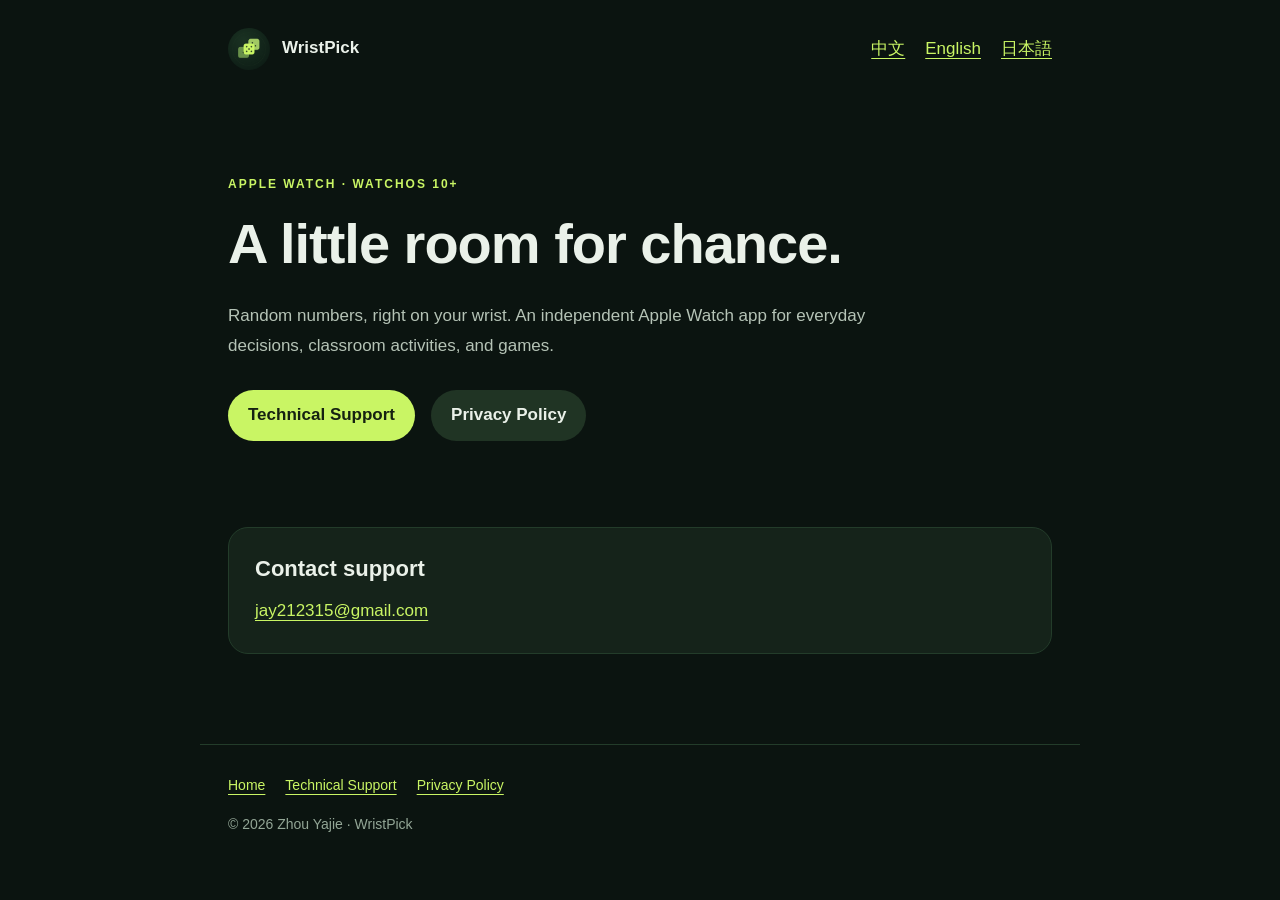
<file: index.html>
<!doctype html><html lang="en"><head><meta charset="utf-8"><meta name="viewport" content="width=device-width,initial-scale=1"><meta name="description" content="Random numbers, right on your wrist. An independent Apple Watch app for everyday decisions, classroom activities, and games."><meta name="theme-color" content="#0b1410"><title>WristPick</title><link rel="icon" href="icon.png"><link rel="stylesheet" href="style.css"></head><body><header><a class="brand" href="index.html"><img src="icon.png" alt="" width="42" height="42">WristPick</a><nav aria-label="Language"><a href="zh-Hans/index.html" lang="zh-Hans" hreflang="zh-Hans">中文</a><a href="en/index.html" lang="en" hreflang="en">English</a><a href="ja/index.html" lang="ja" hreflang="ja">日本語</a></nav></header><main><div class="hero"><p class="eyebrow">APPLE WATCH · WATCHOS 10+</p><h1>A little room for chance.</h1><p class="intro">Random numbers, right on your wrist. An independent Apple Watch app for everyday decisions, classroom activities, and games.</p><div class="actions"><a class="button" href="support.html">Technical Support</a><a class="button secondary" href="privacy.html">Privacy Policy</a></div></div><section><h2>Contact support</h2><address><a href="mailto:jay212315@gmail.com">jay212315@gmail.com</a></address></section></main><footer><nav><a href="index.html">Home</a><a href="support.html">Technical Support</a><a href="privacy.html">Privacy Policy</a></nav><p>© 2026 Zhou Yajie · WristPick</p></footer></body></html>
</file>
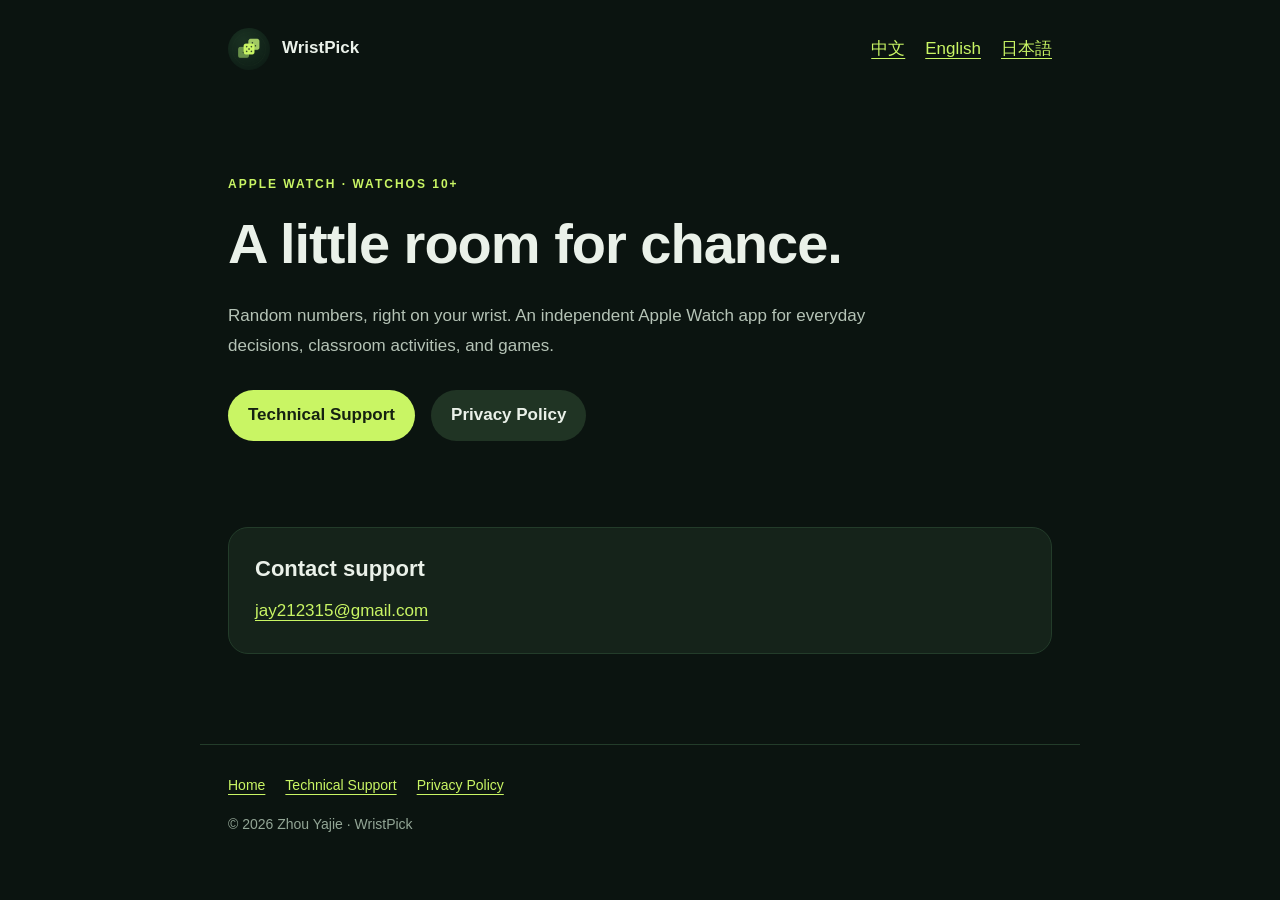
<file: en/index.html>
<!doctype html><html lang="en"><head><meta charset="utf-8"><meta name="viewport" content="width=device-width,initial-scale=1"><meta name="description" content="Random numbers, right on your wrist. An independent Apple Watch app for everyday decisions, classroom activities, and games."><meta name="theme-color" content="#0b1410"><title>WristPick</title><link rel="icon" href="../icon.png"><link rel="stylesheet" href="../style.css"></head><body><header><a class="brand" href="index.html"><img src="../icon.png" alt="" width="42" height="42">WristPick</a><nav aria-label="Language"><a href="../zh-Hans/index.html" lang="zh-Hans" hreflang="zh-Hans">中文</a><a href="../en/index.html" lang="en" hreflang="en">English</a><a href="../ja/index.html" lang="ja" hreflang="ja">日本語</a></nav></header><main><div class="hero"><p class="eyebrow">APPLE WATCH · WATCHOS 10+</p><h1>A little room for chance.</h1><p class="intro">Random numbers, right on your wrist. An independent Apple Watch app for everyday decisions, classroom activities, and games.</p><div class="actions"><a class="button" href="support.html">Technical Support</a><a class="button secondary" href="privacy.html">Privacy Policy</a></div></div><section><h2>Contact support</h2><address><a href="mailto:jay212315@gmail.com">jay212315@gmail.com</a></address></section></main><footer><nav><a href="index.html">Home</a><a href="support.html">Technical Support</a><a href="privacy.html">Privacy Policy</a></nav><p>© 2026 Zhou Yajie · WristPick</p></footer></body></html>
</file>
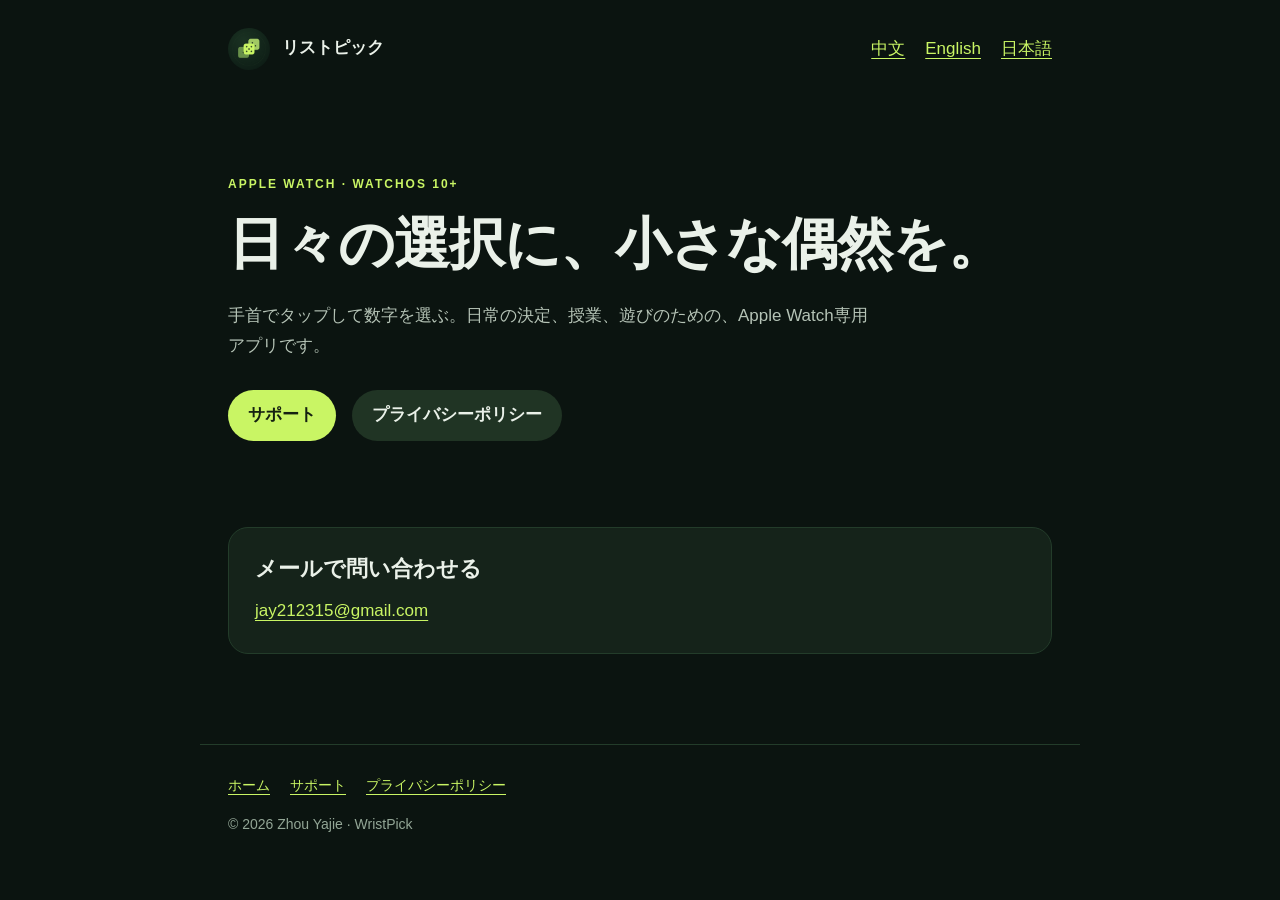
<file: ja/index.html>
<!doctype html><html lang="ja"><head><meta charset="utf-8"><meta name="viewport" content="width=device-width,initial-scale=1"><meta name="description" content="手首でタップして数字を選ぶ。日常の決定、授業、遊びのための、Apple Watch専用アプリです。"><meta name="theme-color" content="#0b1410"><title>リストピック</title><link rel="icon" href="../icon.png"><link rel="stylesheet" href="../style.css"></head><body><header><a class="brand" href="index.html"><img src="../icon.png" alt="" width="42" height="42">リストピック</a><nav aria-label="Language"><a href="../zh-Hans/index.html" lang="zh-Hans" hreflang="zh-Hans">中文</a><a href="../en/index.html" lang="en" hreflang="en">English</a><a href="../ja/index.html" lang="ja" hreflang="ja">日本語</a></nav></header><main><div class="hero"><p class="eyebrow">APPLE WATCH · WATCHOS 10+</p><h1>日々の選択に、小さな偶然を。</h1><p class="intro">手首でタップして数字を選ぶ。日常の決定、授業、遊びのための、Apple Watch専用アプリです。</p><div class="actions"><a class="button" href="support.html">サポート</a><a class="button secondary" href="privacy.html">プライバシーポリシー</a></div></div><section><h2>メールで問い合わせる</h2><address><a href="mailto:jay212315@gmail.com">jay212315@gmail.com</a></address></section></main><footer><nav><a href="index.html">ホーム</a><a href="support.html">サポート</a><a href="privacy.html">プライバシーポリシー</a></nav><p>© 2026 Zhou Yajie · WristPick</p></footer></body></html>
</file>
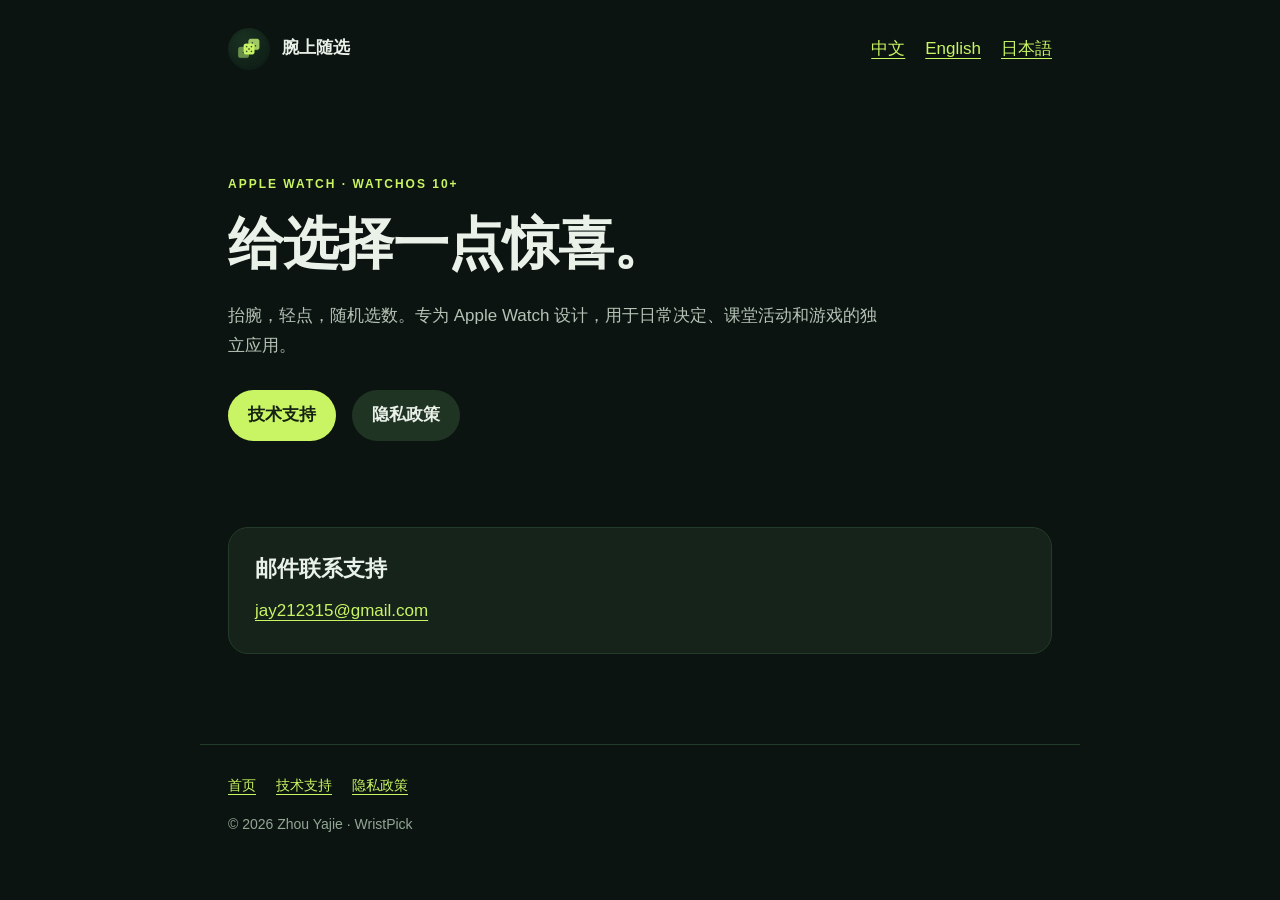
<file: zh-Hans/index.html>
<!doctype html><html lang="zh-Hans"><head><meta charset="utf-8"><meta name="viewport" content="width=device-width,initial-scale=1"><meta name="description" content="抬腕，轻点，随机选数。专为 Apple Watch 设计，用于日常决定、课堂活动和游戏的独立应用。"><meta name="theme-color" content="#0b1410"><title>腕上随选</title><link rel="icon" href="../icon.png"><link rel="stylesheet" href="../style.css"></head><body><header><a class="brand" href="index.html"><img src="../icon.png" alt="" width="42" height="42">腕上随选</a><nav aria-label="Language"><a href="../zh-Hans/index.html" lang="zh-Hans" hreflang="zh-Hans">中文</a><a href="../en/index.html" lang="en" hreflang="en">English</a><a href="../ja/index.html" lang="ja" hreflang="ja">日本語</a></nav></header><main><div class="hero"><p class="eyebrow">APPLE WATCH · WATCHOS 10+</p><h1>给选择一点惊喜。</h1><p class="intro">抬腕，轻点，随机选数。专为 Apple Watch 设计，用于日常决定、课堂活动和游戏的独立应用。</p><div class="actions"><a class="button" href="support.html">技术支持</a><a class="button secondary" href="privacy.html">隐私政策</a></div></div><section><h2>邮件联系支持</h2><address><a href="mailto:jay212315@gmail.com">jay212315@gmail.com</a></address></section></main><footer><nav><a href="index.html">首页</a><a href="support.html">技术支持</a><a href="privacy.html">隐私政策</a></nav><p>© 2026 Zhou Yajie · WristPick</p></footer></body></html>
</file>
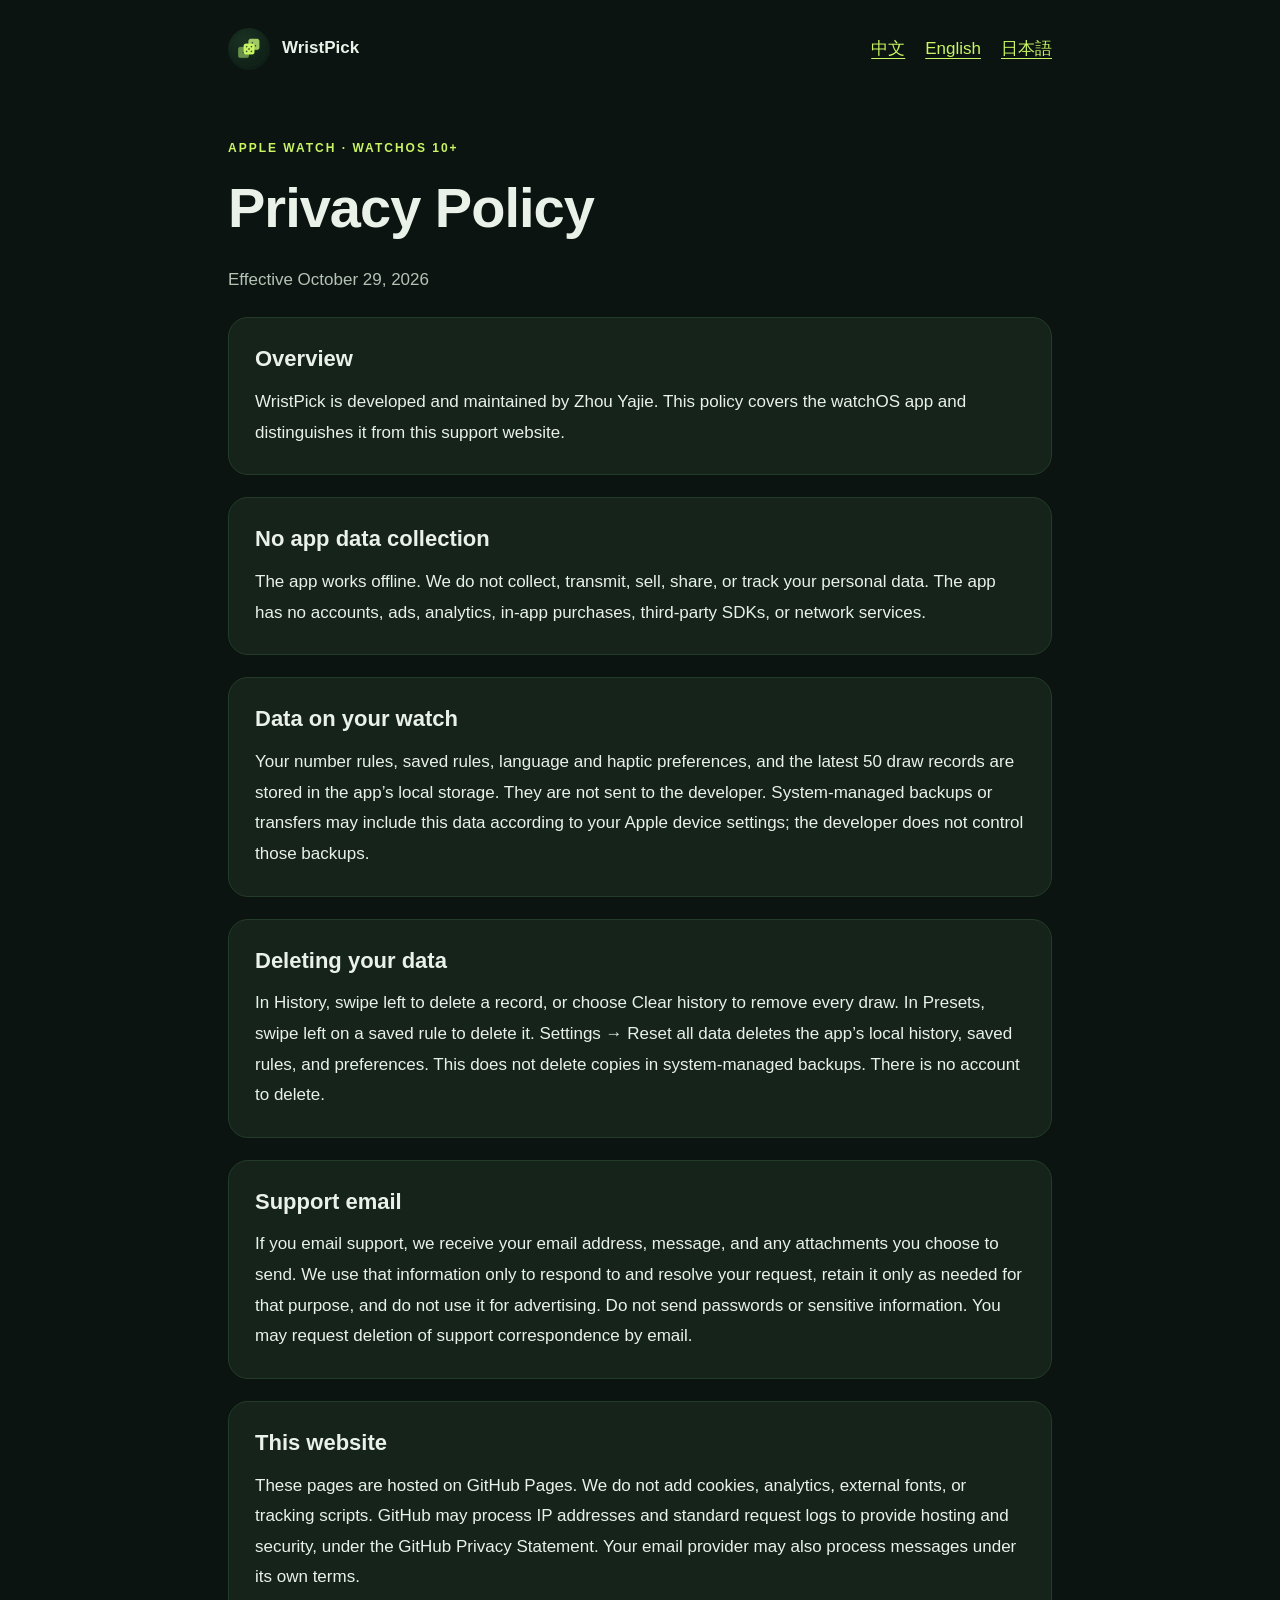
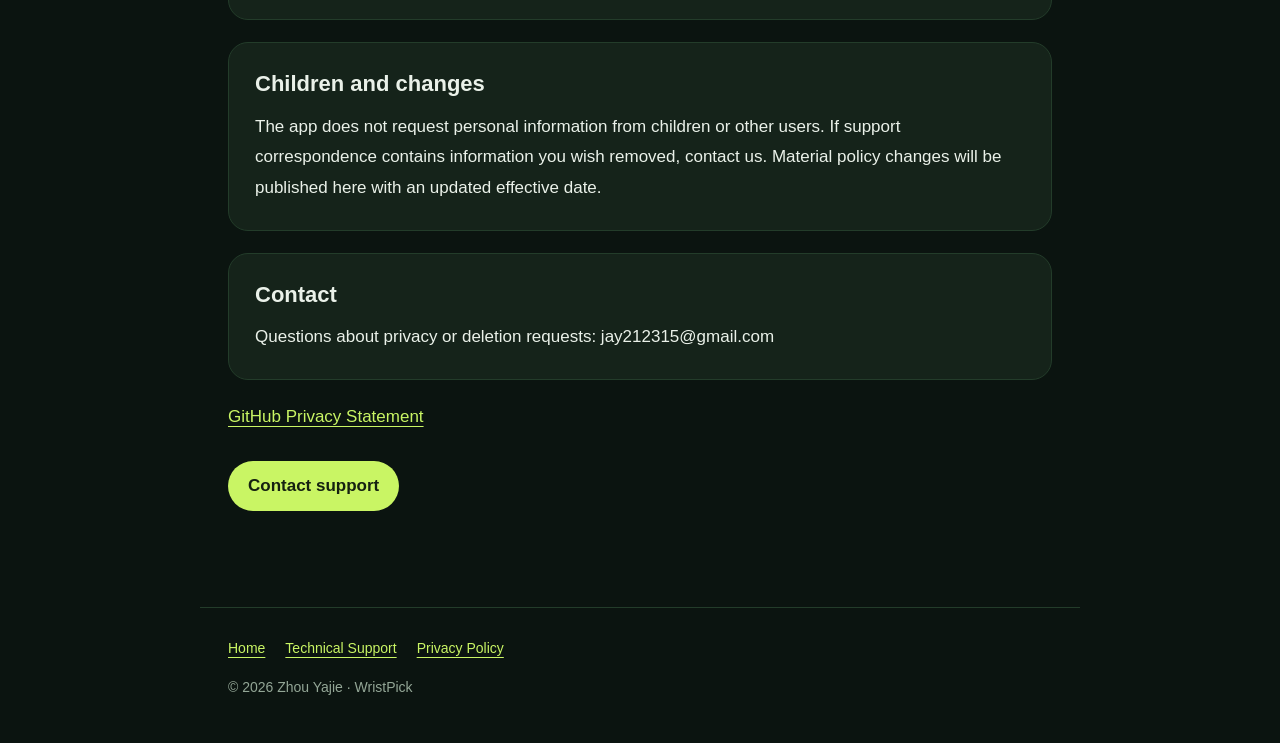
<file: privacy.html>
<!doctype html><html lang="en"><head><meta charset="utf-8"><meta name="viewport" content="width=device-width,initial-scale=1"><meta name="description" content="Random numbers, right on your wrist. An independent Apple Watch app for everyday decisions, classroom activities, and games."><meta name="theme-color" content="#0b1410"><title>Privacy Policy · WristPick</title><link rel="icon" href="icon.png"><link rel="stylesheet" href="style.css"></head><body><header><a class="brand" href="index.html"><img src="icon.png" alt="" width="42" height="42">WristPick</a><nav aria-label="Language"><a href="zh-Hans/privacy.html" lang="zh-Hans" hreflang="zh-Hans">中文</a><a href="en/privacy.html" lang="en" hreflang="en">English</a><a href="ja/privacy.html" lang="ja" hreflang="ja">日本語</a></nav></header><main><p class="eyebrow">APPLE WATCH · WATCHOS 10+</p><h1>Privacy Policy</h1><p class="intro">Effective October 29, 2026</p><section><h2>Overview</h2><p>WristPick is developed and maintained by Zhou Yajie. This policy covers the watchOS app and distinguishes it from this support website.</p></section><section><h2>No app data collection</h2><p>The app works offline. We do not collect, transmit, sell, share, or track your personal data. The app has no accounts, ads, analytics, in-app purchases, third-party SDKs, or network services.</p></section><section><h2>Data on your watch</h2><p>Your number rules, saved rules, language and haptic preferences, and the latest 50 draw records are stored in the app’s local storage. They are not sent to the developer. System-managed backups or transfers may include this data according to your Apple device settings; the developer does not control those backups.</p></section><section><h2>Deleting your data</h2><p>In History, swipe left to delete a record, or choose Clear history to remove every draw. In Presets, swipe left on a saved rule to delete it. Settings → Reset all data deletes the app’s local history, saved rules, and preferences. This does not delete copies in system-managed backups. There is no account to delete.</p></section><section><h2>Support email</h2><p>If you email support, we receive your email address, message, and any attachments you choose to send. We use that information only to respond to and resolve your request, retain it only as needed for that purpose, and do not use it for advertising. Do not send passwords or sensitive information. You may request deletion of support correspondence by email.</p></section><section><h2>This website</h2><p>These pages are hosted on GitHub Pages. We do not add cookies, analytics, external fonts, or tracking scripts. GitHub may process IP addresses and standard request logs to provide hosting and security, under the GitHub Privacy Statement. Your email provider may also process messages under its own terms.</p></section><section><h2>Children and changes</h2><p>The app does not request personal information from children or other users. If support correspondence contains information you wish removed, contact us. Material policy changes will be published here with an updated effective date.</p></section><section><h2>Contact</h2><p>Questions about privacy or deletion requests: jay212315@gmail.com</p></section><p><a href="https://docs.github.com/en/site-policy/privacy-policies/github-general-privacy-statement">GitHub Privacy Statement</a></p><div class="actions"><a class="button" href="mailto:jay212315@gmail.com">Contact support</a></div></main><footer><nav><a href="index.html">Home</a><a href="support.html">Technical Support</a><a href="privacy.html">Privacy Policy</a></nav><p>© 2026 Zhou Yajie · WristPick</p></footer></body></html>
</file>
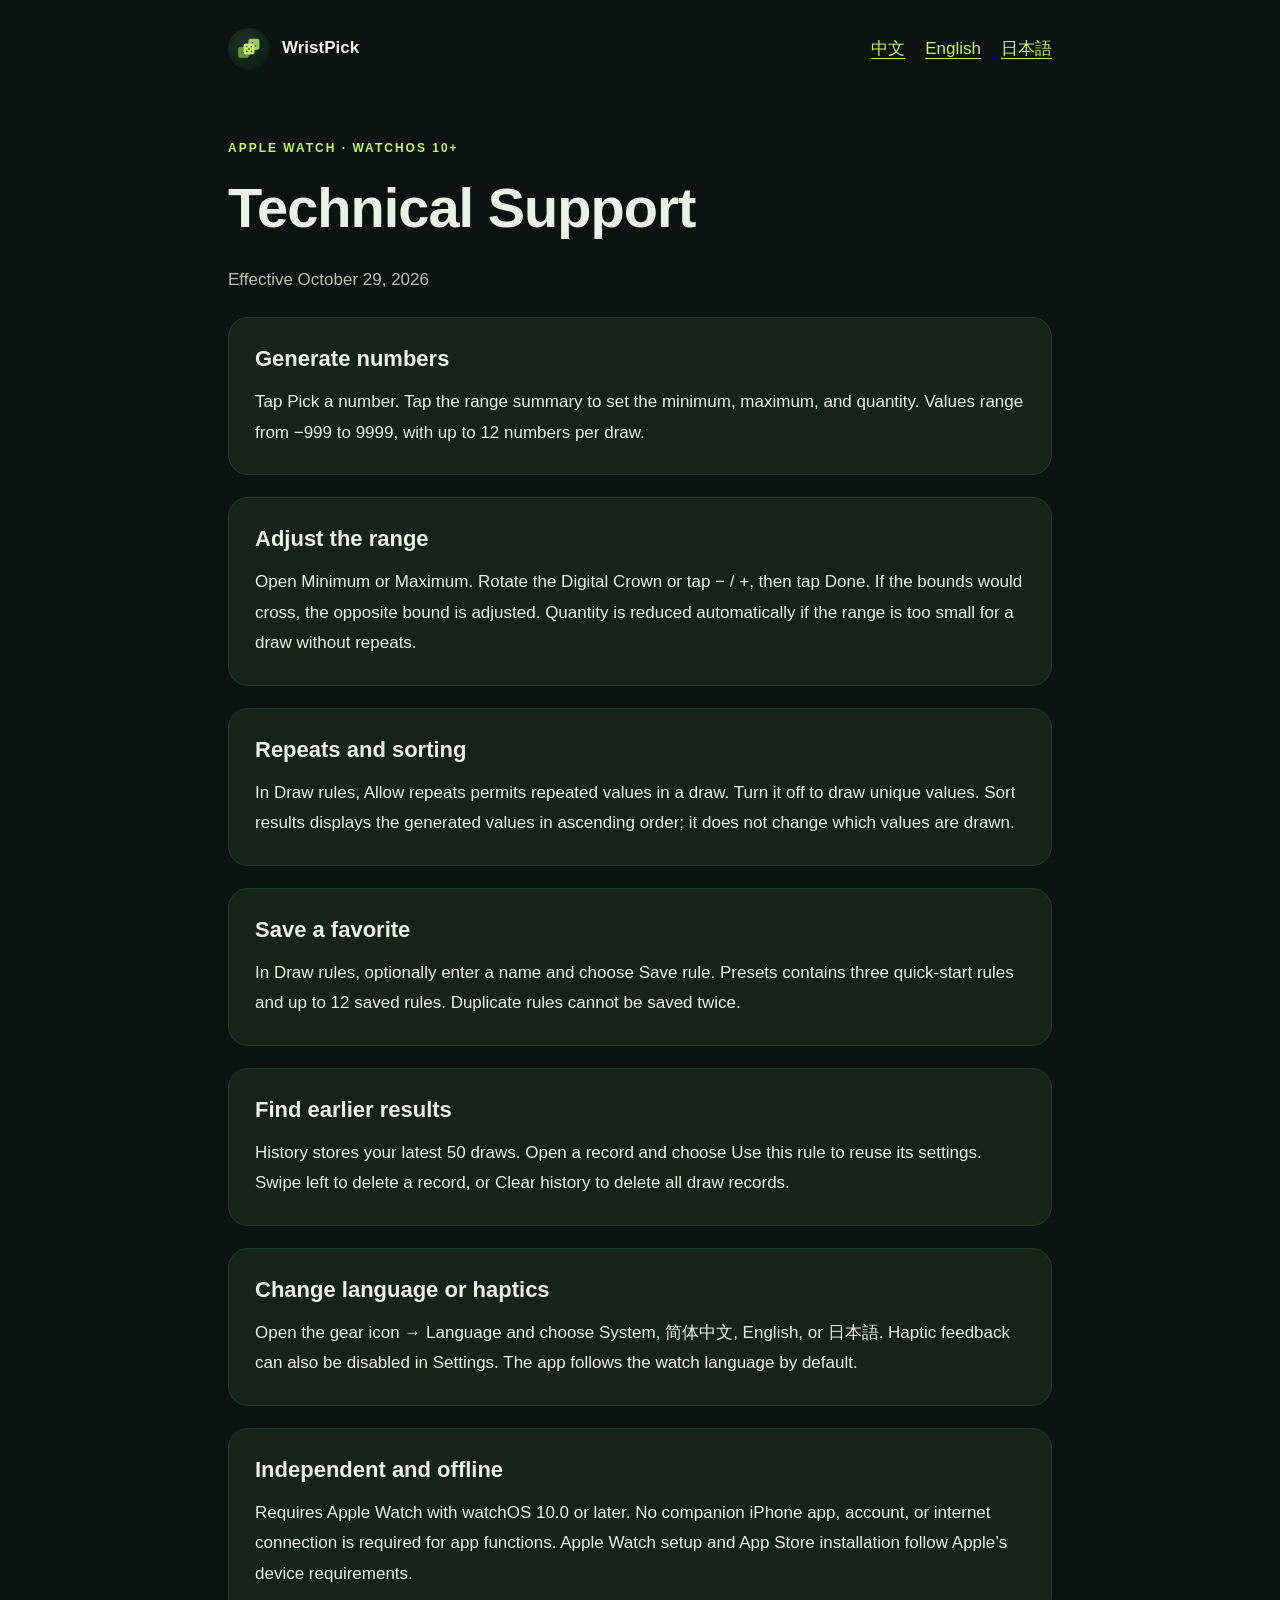
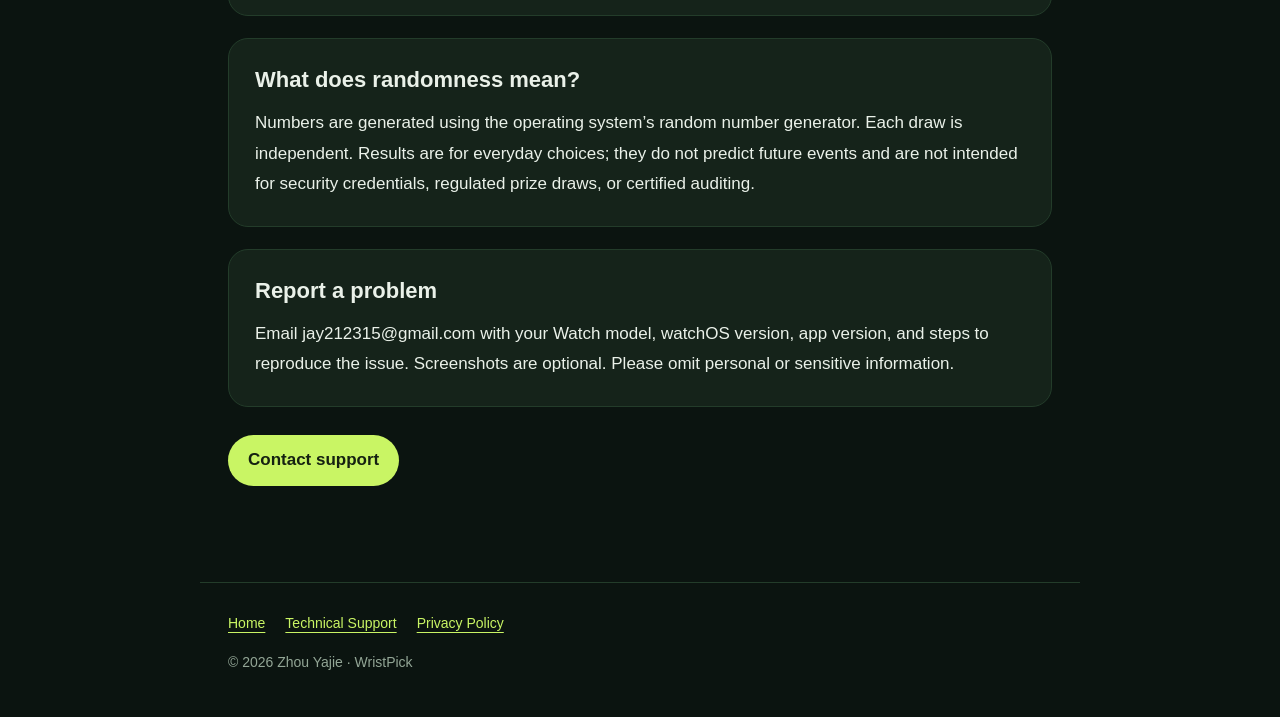
<file: support.html>
<!doctype html><html lang="en"><head><meta charset="utf-8"><meta name="viewport" content="width=device-width,initial-scale=1"><meta name="description" content="Random numbers, right on your wrist. An independent Apple Watch app for everyday decisions, classroom activities, and games."><meta name="theme-color" content="#0b1410"><title>Technical Support · WristPick</title><link rel="icon" href="icon.png"><link rel="stylesheet" href="style.css"></head><body><header><a class="brand" href="index.html"><img src="icon.png" alt="" width="42" height="42">WristPick</a><nav aria-label="Language"><a href="zh-Hans/support.html" lang="zh-Hans" hreflang="zh-Hans">中文</a><a href="en/support.html" lang="en" hreflang="en">English</a><a href="ja/support.html" lang="ja" hreflang="ja">日本語</a></nav></header><main><p class="eyebrow">APPLE WATCH · WATCHOS 10+</p><h1>Technical Support</h1><p class="intro">Effective October 29, 2026</p><section><h2>Generate numbers</h2><p>Tap Pick a number. Tap the range summary to set the minimum, maximum, and quantity. Values range from −999 to 9999, with up to 12 numbers per draw.</p></section><section><h2>Adjust the range</h2><p>Open Minimum or Maximum. Rotate the Digital Crown or tap − / +, then tap Done. If the bounds would cross, the opposite bound is adjusted. Quantity is reduced automatically if the range is too small for a draw without repeats.</p></section><section><h2>Repeats and sorting</h2><p>In Draw rules, Allow repeats permits repeated values in a draw. Turn it off to draw unique values. Sort results displays the generated values in ascending order; it does not change which values are drawn.</p></section><section><h2>Save a favorite</h2><p>In Draw rules, optionally enter a name and choose Save rule. Presets contains three quick-start rules and up to 12 saved rules. Duplicate rules cannot be saved twice.</p></section><section><h2>Find earlier results</h2><p>History stores your latest 50 draws. Open a record and choose Use this rule to reuse its settings. Swipe left to delete a record, or Clear history to delete all draw records.</p></section><section><h2>Change language or haptics</h2><p>Open the gear icon → Language and choose System, 简体中文, English, or 日本語. Haptic feedback can also be disabled in Settings. The app follows the watch language by default.</p></section><section><h2>Independent and offline</h2><p>Requires Apple Watch with watchOS 10.0 or later. No companion iPhone app, account, or internet connection is required for app functions. Apple Watch setup and App Store installation follow Apple’s device requirements.</p></section><section><h2>What does randomness mean?</h2><p>Numbers are generated using the operating system’s random number generator. Each draw is independent. Results are for everyday choices; they do not predict future events and are not intended for security credentials, regulated prize draws, or certified auditing.</p></section><section><h2>Report a problem</h2><p>Email jay212315@gmail.com with your Watch model, watchOS version, app version, and steps to reproduce the issue. Screenshots are optional. Please omit personal or sensitive information.</p></section><div class="actions"><a class="button" href="mailto:jay212315@gmail.com">Contact support</a></div></main><footer><nav><a href="index.html">Home</a><a href="support.html">Technical Support</a><a href="privacy.html">Privacy Policy</a></nav><p>© 2026 Zhou Yajie · WristPick</p></footer></body></html>
</file>
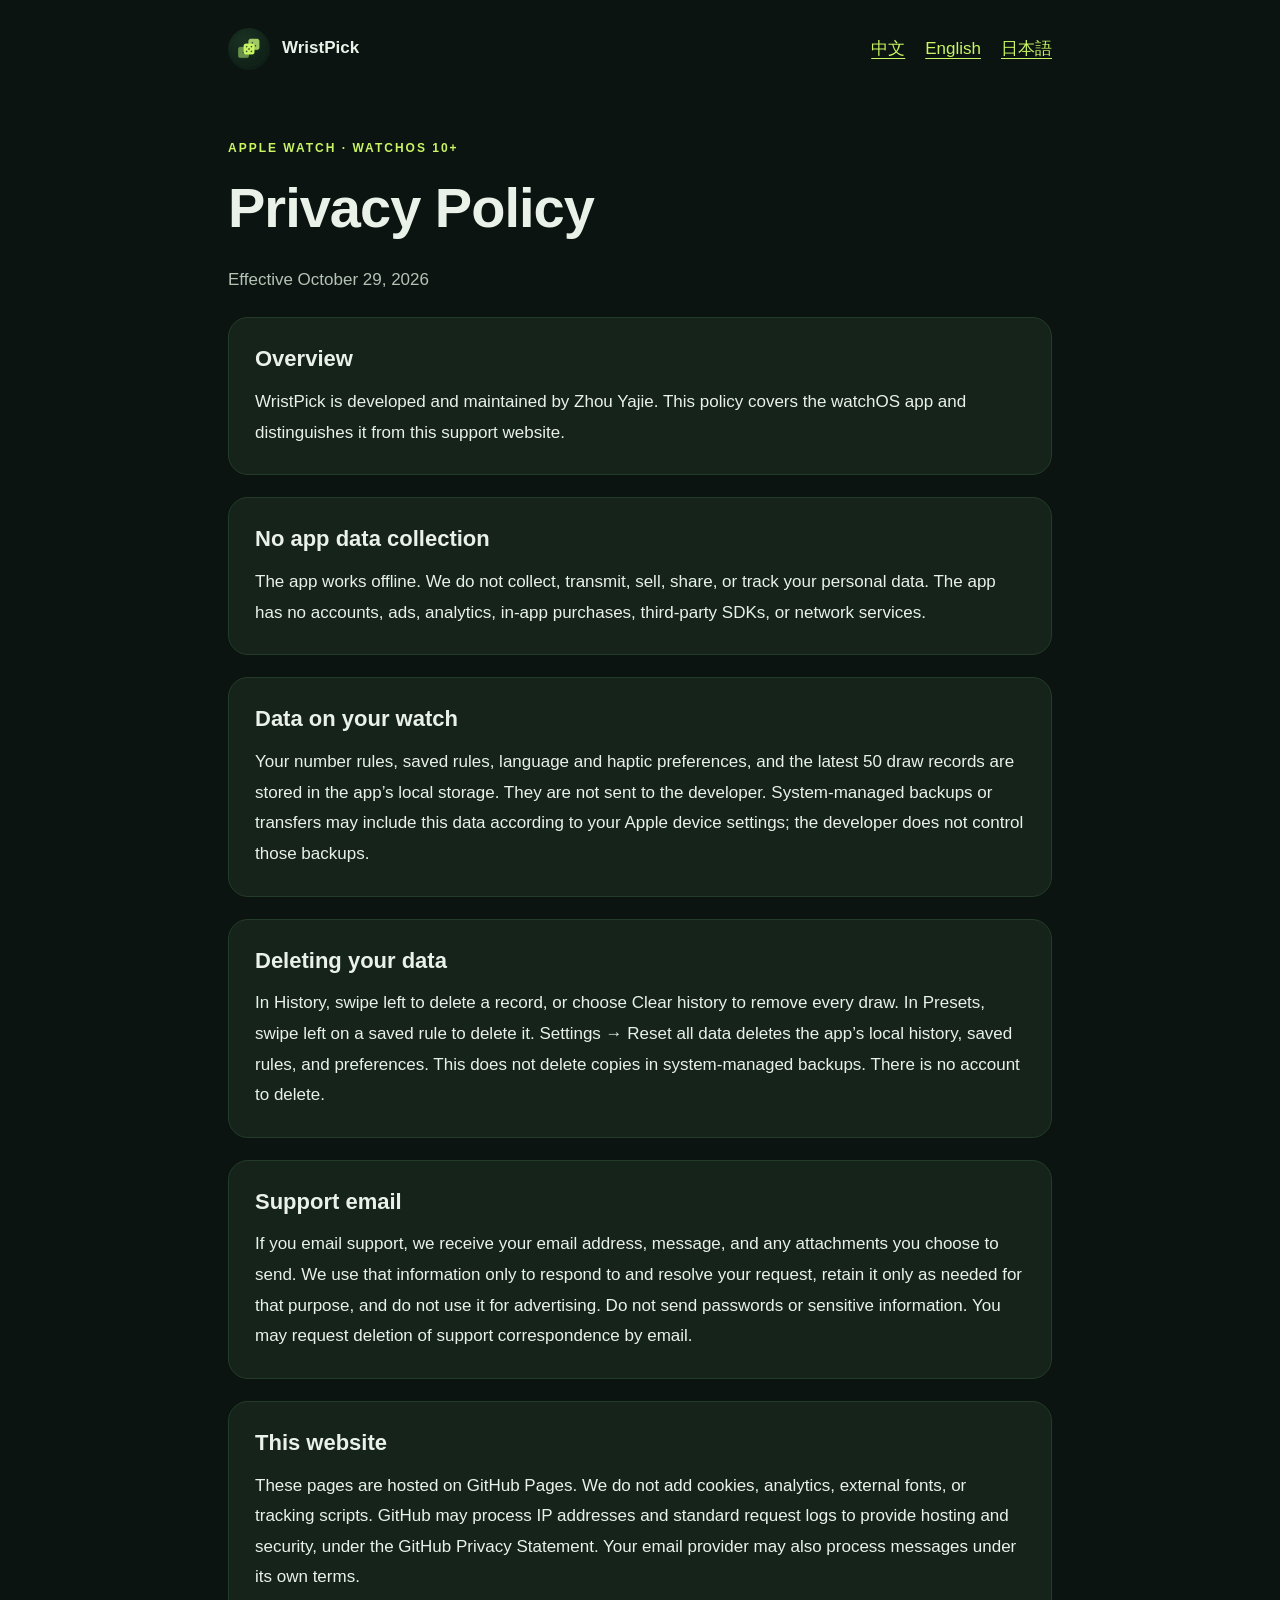
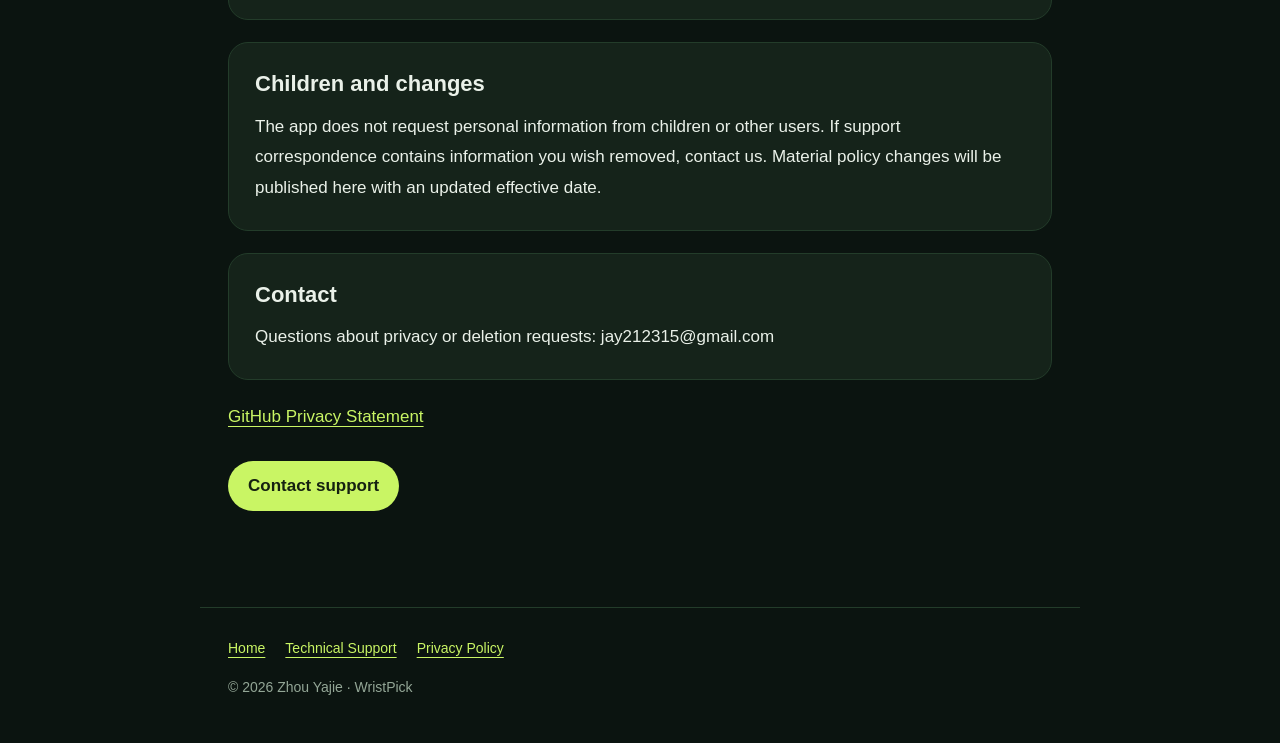
<file: en/privacy.html>
<!doctype html><html lang="en"><head><meta charset="utf-8"><meta name="viewport" content="width=device-width,initial-scale=1"><meta name="description" content="Random numbers, right on your wrist. An independent Apple Watch app for everyday decisions, classroom activities, and games."><meta name="theme-color" content="#0b1410"><title>Privacy Policy · WristPick</title><link rel="icon" href="../icon.png"><link rel="stylesheet" href="../style.css"></head><body><header><a class="brand" href="index.html"><img src="../icon.png" alt="" width="42" height="42">WristPick</a><nav aria-label="Language"><a href="../zh-Hans/privacy.html" lang="zh-Hans" hreflang="zh-Hans">中文</a><a href="../en/privacy.html" lang="en" hreflang="en">English</a><a href="../ja/privacy.html" lang="ja" hreflang="ja">日本語</a></nav></header><main><p class="eyebrow">APPLE WATCH · WATCHOS 10+</p><h1>Privacy Policy</h1><p class="intro">Effective October 29, 2026</p><section><h2>Overview</h2><p>WristPick is developed and maintained by Zhou Yajie. This policy covers the watchOS app and distinguishes it from this support website.</p></section><section><h2>No app data collection</h2><p>The app works offline. We do not collect, transmit, sell, share, or track your personal data. The app has no accounts, ads, analytics, in-app purchases, third-party SDKs, or network services.</p></section><section><h2>Data on your watch</h2><p>Your number rules, saved rules, language and haptic preferences, and the latest 50 draw records are stored in the app’s local storage. They are not sent to the developer. System-managed backups or transfers may include this data according to your Apple device settings; the developer does not control those backups.</p></section><section><h2>Deleting your data</h2><p>In History, swipe left to delete a record, or choose Clear history to remove every draw. In Presets, swipe left on a saved rule to delete it. Settings → Reset all data deletes the app’s local history, saved rules, and preferences. This does not delete copies in system-managed backups. There is no account to delete.</p></section><section><h2>Support email</h2><p>If you email support, we receive your email address, message, and any attachments you choose to send. We use that information only to respond to and resolve your request, retain it only as needed for that purpose, and do not use it for advertising. Do not send passwords or sensitive information. You may request deletion of support correspondence by email.</p></section><section><h2>This website</h2><p>These pages are hosted on GitHub Pages. We do not add cookies, analytics, external fonts, or tracking scripts. GitHub may process IP addresses and standard request logs to provide hosting and security, under the GitHub Privacy Statement. Your email provider may also process messages under its own terms.</p></section><section><h2>Children and changes</h2><p>The app does not request personal information from children or other users. If support correspondence contains information you wish removed, contact us. Material policy changes will be published here with an updated effective date.</p></section><section><h2>Contact</h2><p>Questions about privacy or deletion requests: jay212315@gmail.com</p></section><p><a href="https://docs.github.com/en/site-policy/privacy-policies/github-general-privacy-statement">GitHub Privacy Statement</a></p><div class="actions"><a class="button" href="mailto:jay212315@gmail.com">Contact support</a></div></main><footer><nav><a href="index.html">Home</a><a href="support.html">Technical Support</a><a href="privacy.html">Privacy Policy</a></nav><p>© 2026 Zhou Yajie · WristPick</p></footer></body></html>
</file>
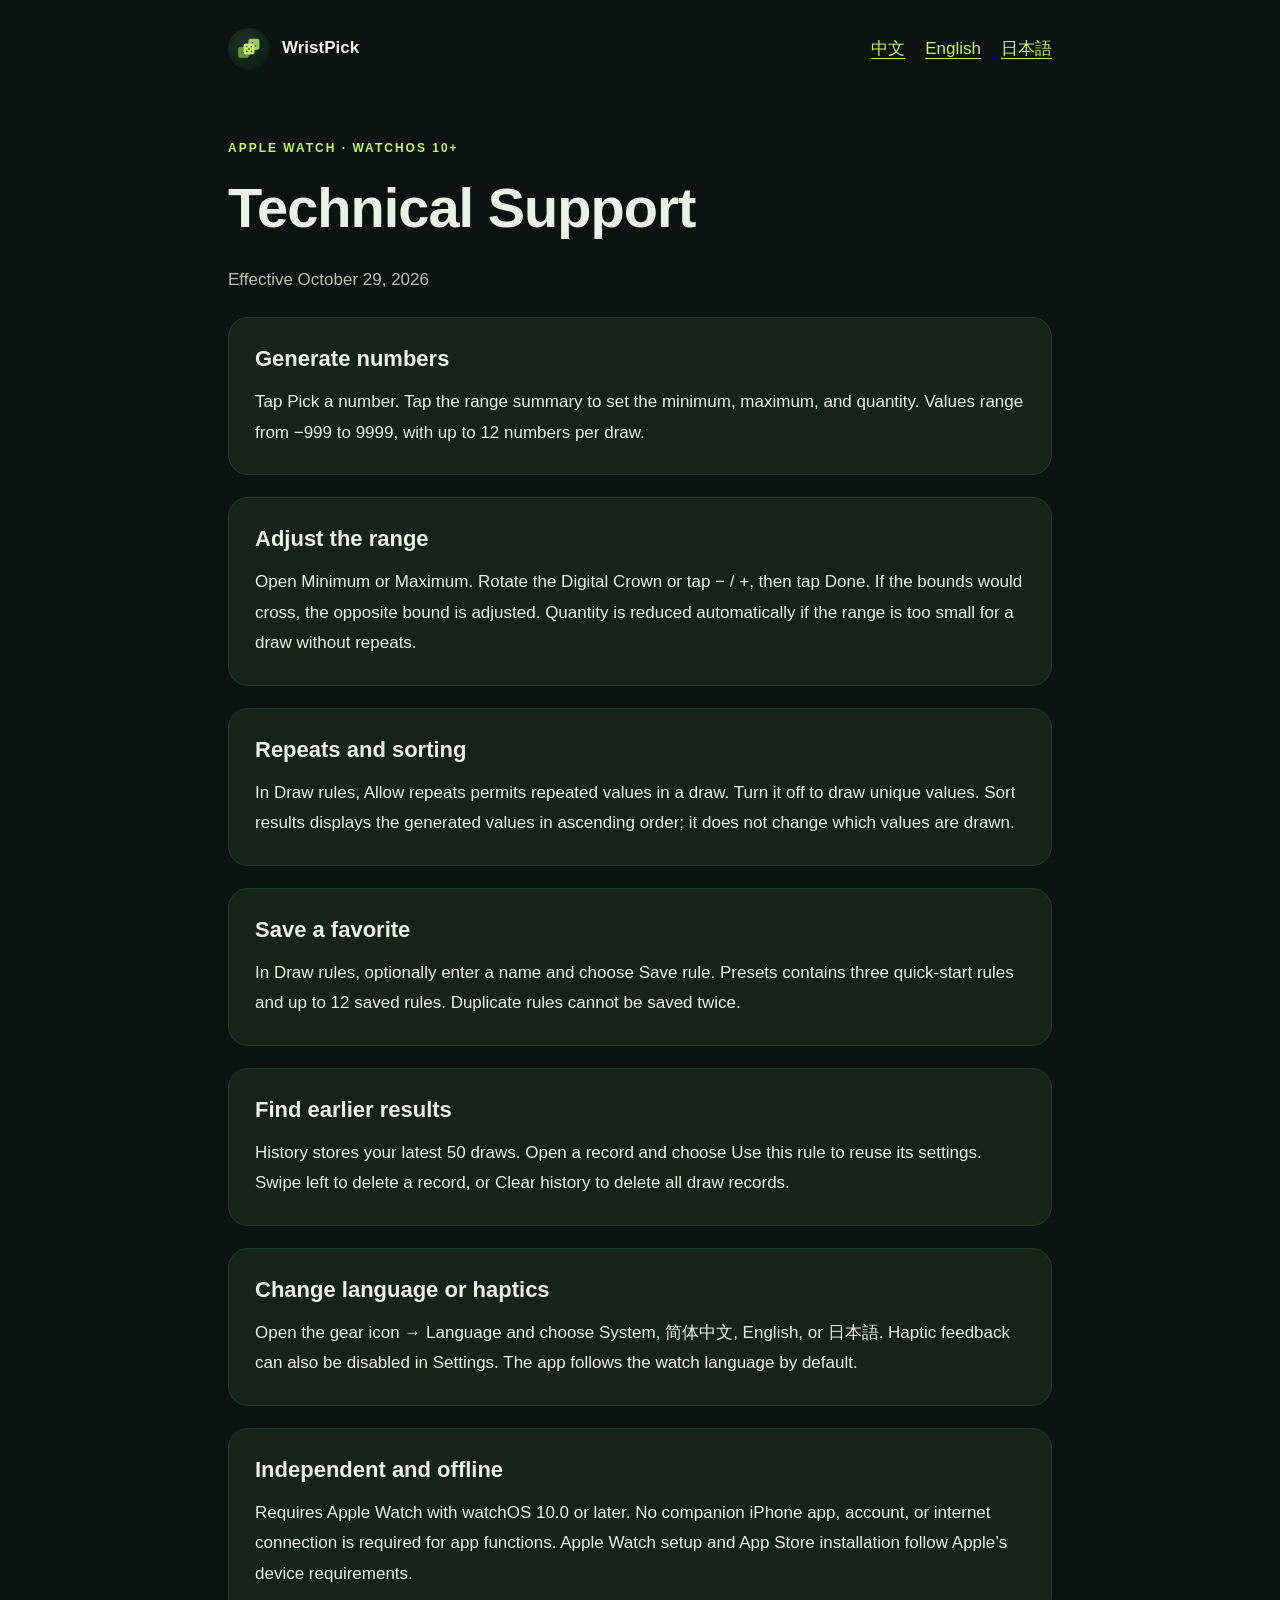
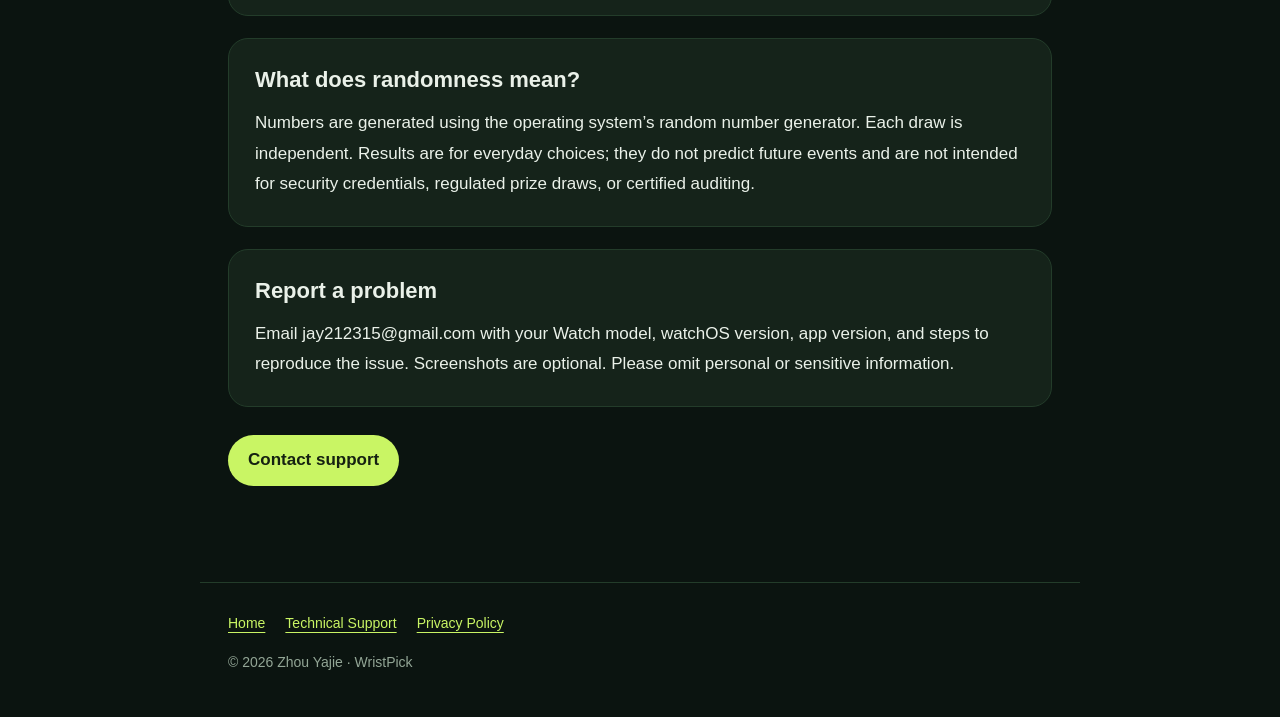
<file: en/support.html>
<!doctype html><html lang="en"><head><meta charset="utf-8"><meta name="viewport" content="width=device-width,initial-scale=1"><meta name="description" content="Random numbers, right on your wrist. An independent Apple Watch app for everyday decisions, classroom activities, and games."><meta name="theme-color" content="#0b1410"><title>Technical Support · WristPick</title><link rel="icon" href="../icon.png"><link rel="stylesheet" href="../style.css"></head><body><header><a class="brand" href="index.html"><img src="../icon.png" alt="" width="42" height="42">WristPick</a><nav aria-label="Language"><a href="../zh-Hans/support.html" lang="zh-Hans" hreflang="zh-Hans">中文</a><a href="../en/support.html" lang="en" hreflang="en">English</a><a href="../ja/support.html" lang="ja" hreflang="ja">日本語</a></nav></header><main><p class="eyebrow">APPLE WATCH · WATCHOS 10+</p><h1>Technical Support</h1><p class="intro">Effective October 29, 2026</p><section><h2>Generate numbers</h2><p>Tap Pick a number. Tap the range summary to set the minimum, maximum, and quantity. Values range from −999 to 9999, with up to 12 numbers per draw.</p></section><section><h2>Adjust the range</h2><p>Open Minimum or Maximum. Rotate the Digital Crown or tap − / +, then tap Done. If the bounds would cross, the opposite bound is adjusted. Quantity is reduced automatically if the range is too small for a draw without repeats.</p></section><section><h2>Repeats and sorting</h2><p>In Draw rules, Allow repeats permits repeated values in a draw. Turn it off to draw unique values. Sort results displays the generated values in ascending order; it does not change which values are drawn.</p></section><section><h2>Save a favorite</h2><p>In Draw rules, optionally enter a name and choose Save rule. Presets contains three quick-start rules and up to 12 saved rules. Duplicate rules cannot be saved twice.</p></section><section><h2>Find earlier results</h2><p>History stores your latest 50 draws. Open a record and choose Use this rule to reuse its settings. Swipe left to delete a record, or Clear history to delete all draw records.</p></section><section><h2>Change language or haptics</h2><p>Open the gear icon → Language and choose System, 简体中文, English, or 日本語. Haptic feedback can also be disabled in Settings. The app follows the watch language by default.</p></section><section><h2>Independent and offline</h2><p>Requires Apple Watch with watchOS 10.0 or later. No companion iPhone app, account, or internet connection is required for app functions. Apple Watch setup and App Store installation follow Apple’s device requirements.</p></section><section><h2>What does randomness mean?</h2><p>Numbers are generated using the operating system’s random number generator. Each draw is independent. Results are for everyday choices; they do not predict future events and are not intended for security credentials, regulated prize draws, or certified auditing.</p></section><section><h2>Report a problem</h2><p>Email jay212315@gmail.com with your Watch model, watchOS version, app version, and steps to reproduce the issue. Screenshots are optional. Please omit personal or sensitive information.</p></section><div class="actions"><a class="button" href="mailto:jay212315@gmail.com">Contact support</a></div></main><footer><nav><a href="index.html">Home</a><a href="support.html">Technical Support</a><a href="privacy.html">Privacy Policy</a></nav><p>© 2026 Zhou Yajie · WristPick</p></footer></body></html>
</file>
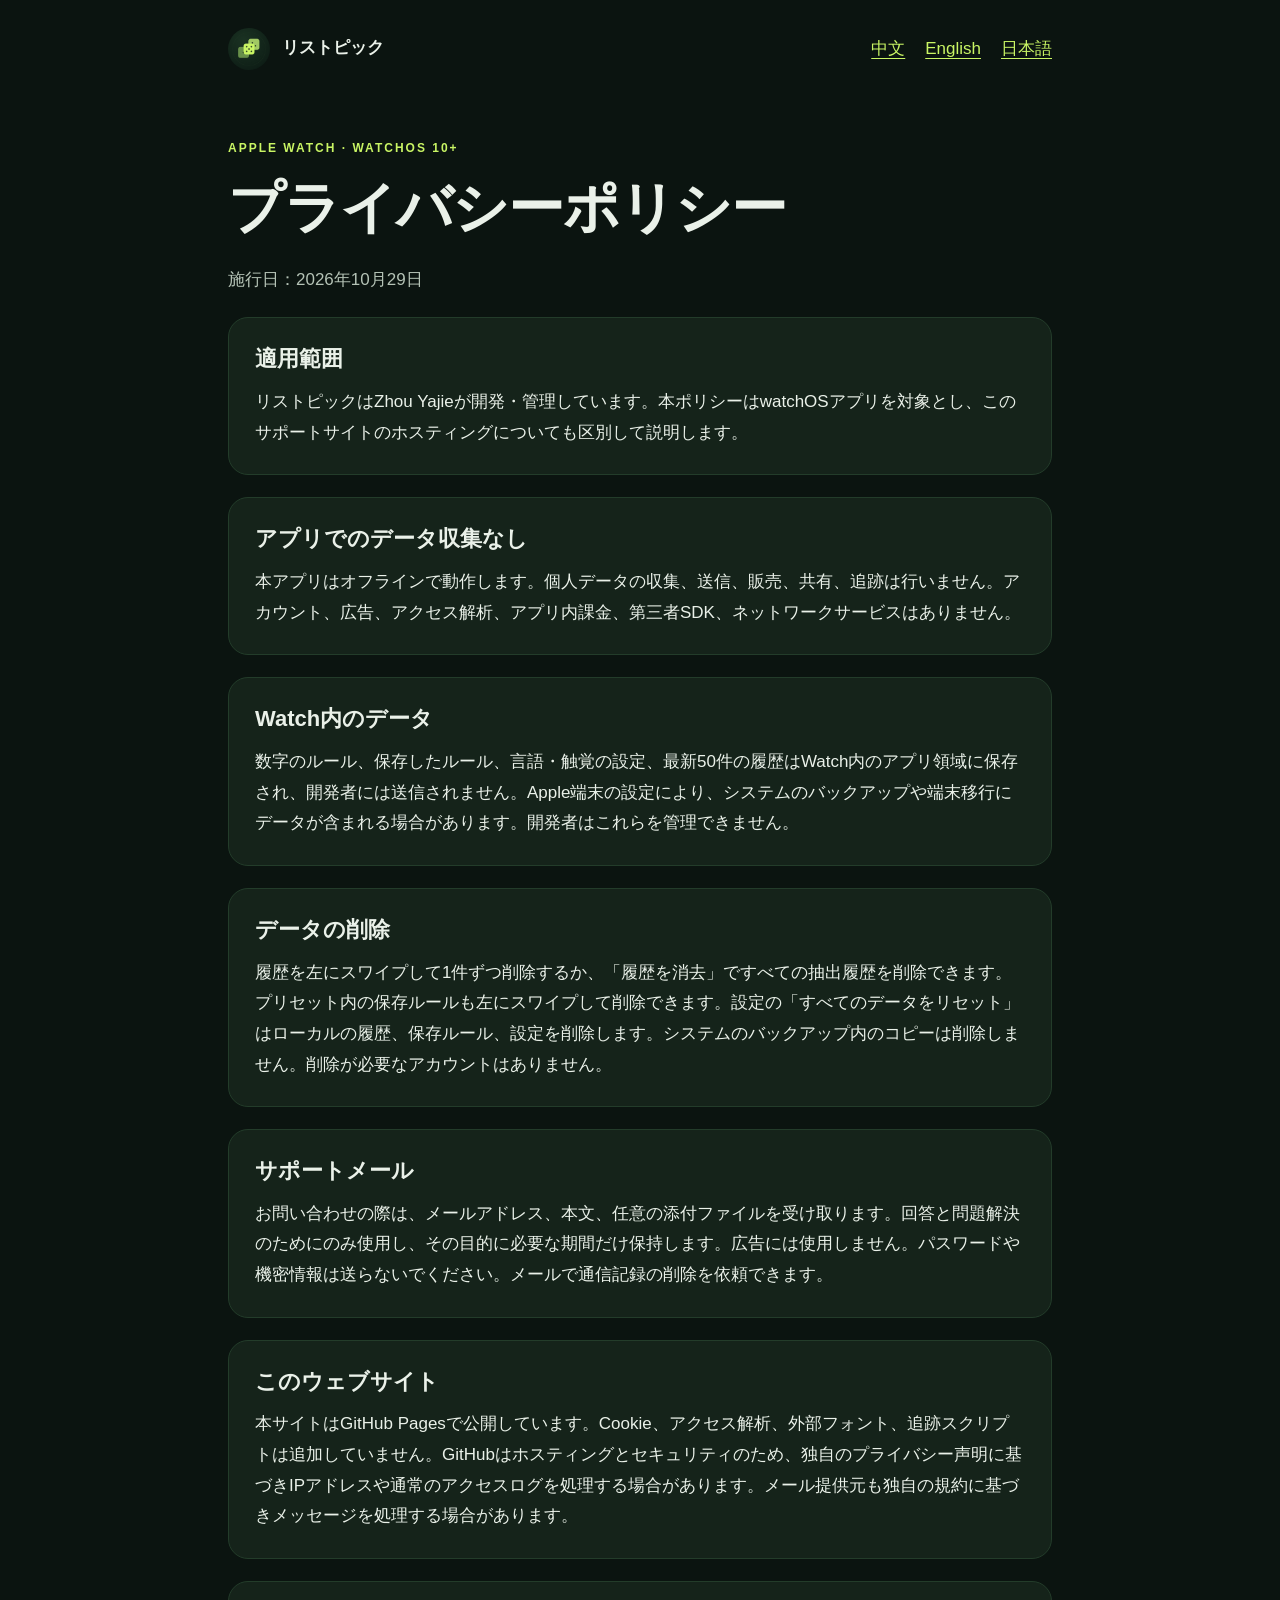
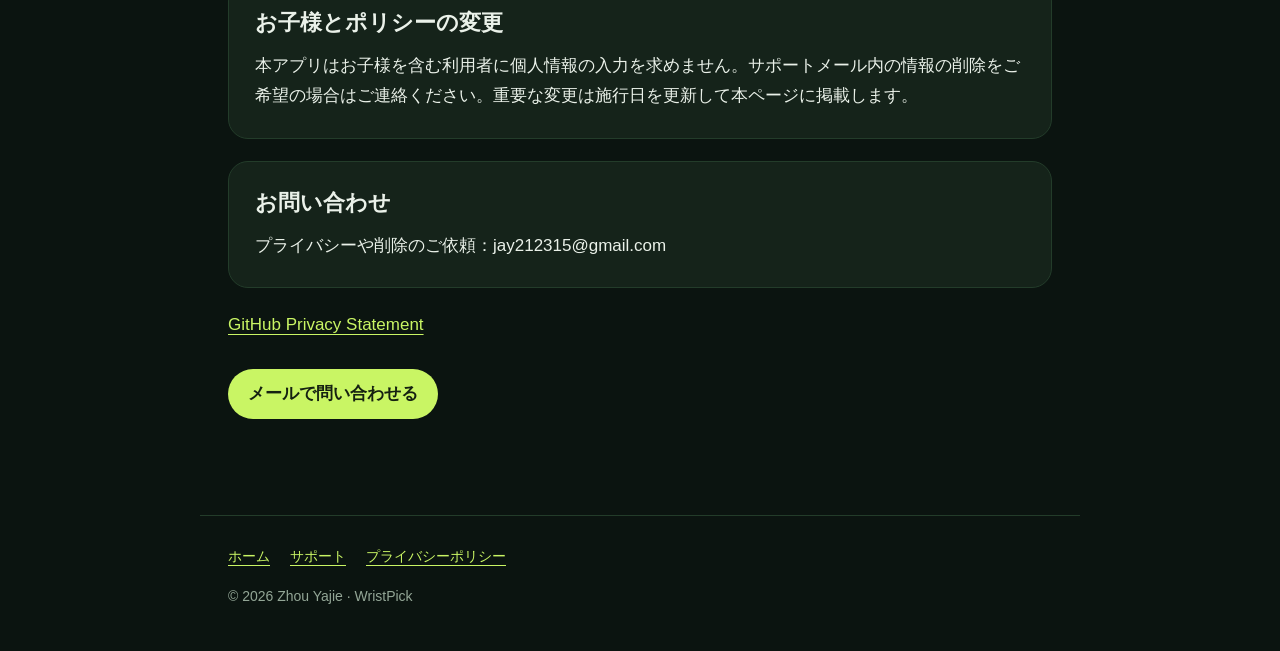
<file: ja/privacy.html>
<!doctype html><html lang="ja"><head><meta charset="utf-8"><meta name="viewport" content="width=device-width,initial-scale=1"><meta name="description" content="手首でタップして数字を選ぶ。日常の決定、授業、遊びのための、Apple Watch専用アプリです。"><meta name="theme-color" content="#0b1410"><title>プライバシーポリシー · リストピック</title><link rel="icon" href="../icon.png"><link rel="stylesheet" href="../style.css"></head><body><header><a class="brand" href="index.html"><img src="../icon.png" alt="" width="42" height="42">リストピック</a><nav aria-label="Language"><a href="../zh-Hans/privacy.html" lang="zh-Hans" hreflang="zh-Hans">中文</a><a href="../en/privacy.html" lang="en" hreflang="en">English</a><a href="../ja/privacy.html" lang="ja" hreflang="ja">日本語</a></nav></header><main><p class="eyebrow">APPLE WATCH · WATCHOS 10+</p><h1>プライバシーポリシー</h1><p class="intro">施行日：2026年10月29日</p><section><h2>適用範囲</h2><p>リストピックはZhou Yajieが開発・管理しています。本ポリシーはwatchOSアプリを対象とし、このサポートサイトのホスティングについても区別して説明します。</p></section><section><h2>アプリでのデータ収集なし</h2><p>本アプリはオフラインで動作します。個人データの収集、送信、販売、共有、追跡は行いません。アカウント、広告、アクセス解析、アプリ内課金、第三者SDK、ネットワークサービスはありません。</p></section><section><h2>Watch内のデータ</h2><p>数字のルール、保存したルール、言語・触覚の設定、最新50件の履歴はWatch内のアプリ領域に保存され、開発者には送信されません。Apple端末の設定により、システムのバックアップや端末移行にデータが含まれる場合があります。開発者はこれらを管理できません。</p></section><section><h2>データの削除</h2><p>履歴を左にスワイプして1件ずつ削除するか、「履歴を消去」ですべての抽出履歴を削除できます。プリセット内の保存ルールも左にスワイプして削除できます。設定の「すべてのデータをリセット」はローカルの履歴、保存ルール、設定を削除します。システムのバックアップ内のコピーは削除しません。削除が必要なアカウントはありません。</p></section><section><h2>サポートメール</h2><p>お問い合わせの際は、メールアドレス、本文、任意の添付ファイルを受け取ります。回答と問題解決のためにのみ使用し、その目的に必要な期間だけ保持します。広告には使用しません。パスワードや機密情報は送らないでください。メールで通信記録の削除を依頼できます。</p></section><section><h2>このウェブサイト</h2><p>本サイトはGitHub Pagesで公開しています。Cookie、アクセス解析、外部フォント、追跡スクリプトは追加していません。GitHubはホスティングとセキュリティのため、独自のプライバシー声明に基づきIPアドレスや通常のアクセスログを処理する場合があります。メール提供元も独自の規約に基づきメッセージを処理する場合があります。</p></section><section><h2>お子様とポリシーの変更</h2><p>本アプリはお子様を含む利用者に個人情報の入力を求めません。サポートメール内の情報の削除をご希望の場合はご連絡ください。重要な変更は施行日を更新して本ページに掲載します。</p></section><section><h2>お問い合わせ</h2><p>プライバシーや削除のご依頼：jay212315@gmail.com</p></section><p><a href="https://docs.github.com/en/site-policy/privacy-policies/github-general-privacy-statement">GitHub Privacy Statement</a></p><div class="actions"><a class="button" href="mailto:jay212315@gmail.com">メールで問い合わせる</a></div></main><footer><nav><a href="index.html">ホーム</a><a href="support.html">サポート</a><a href="privacy.html">プライバシーポリシー</a></nav><p>© 2026 Zhou Yajie · WristPick</p></footer></body></html>
</file>
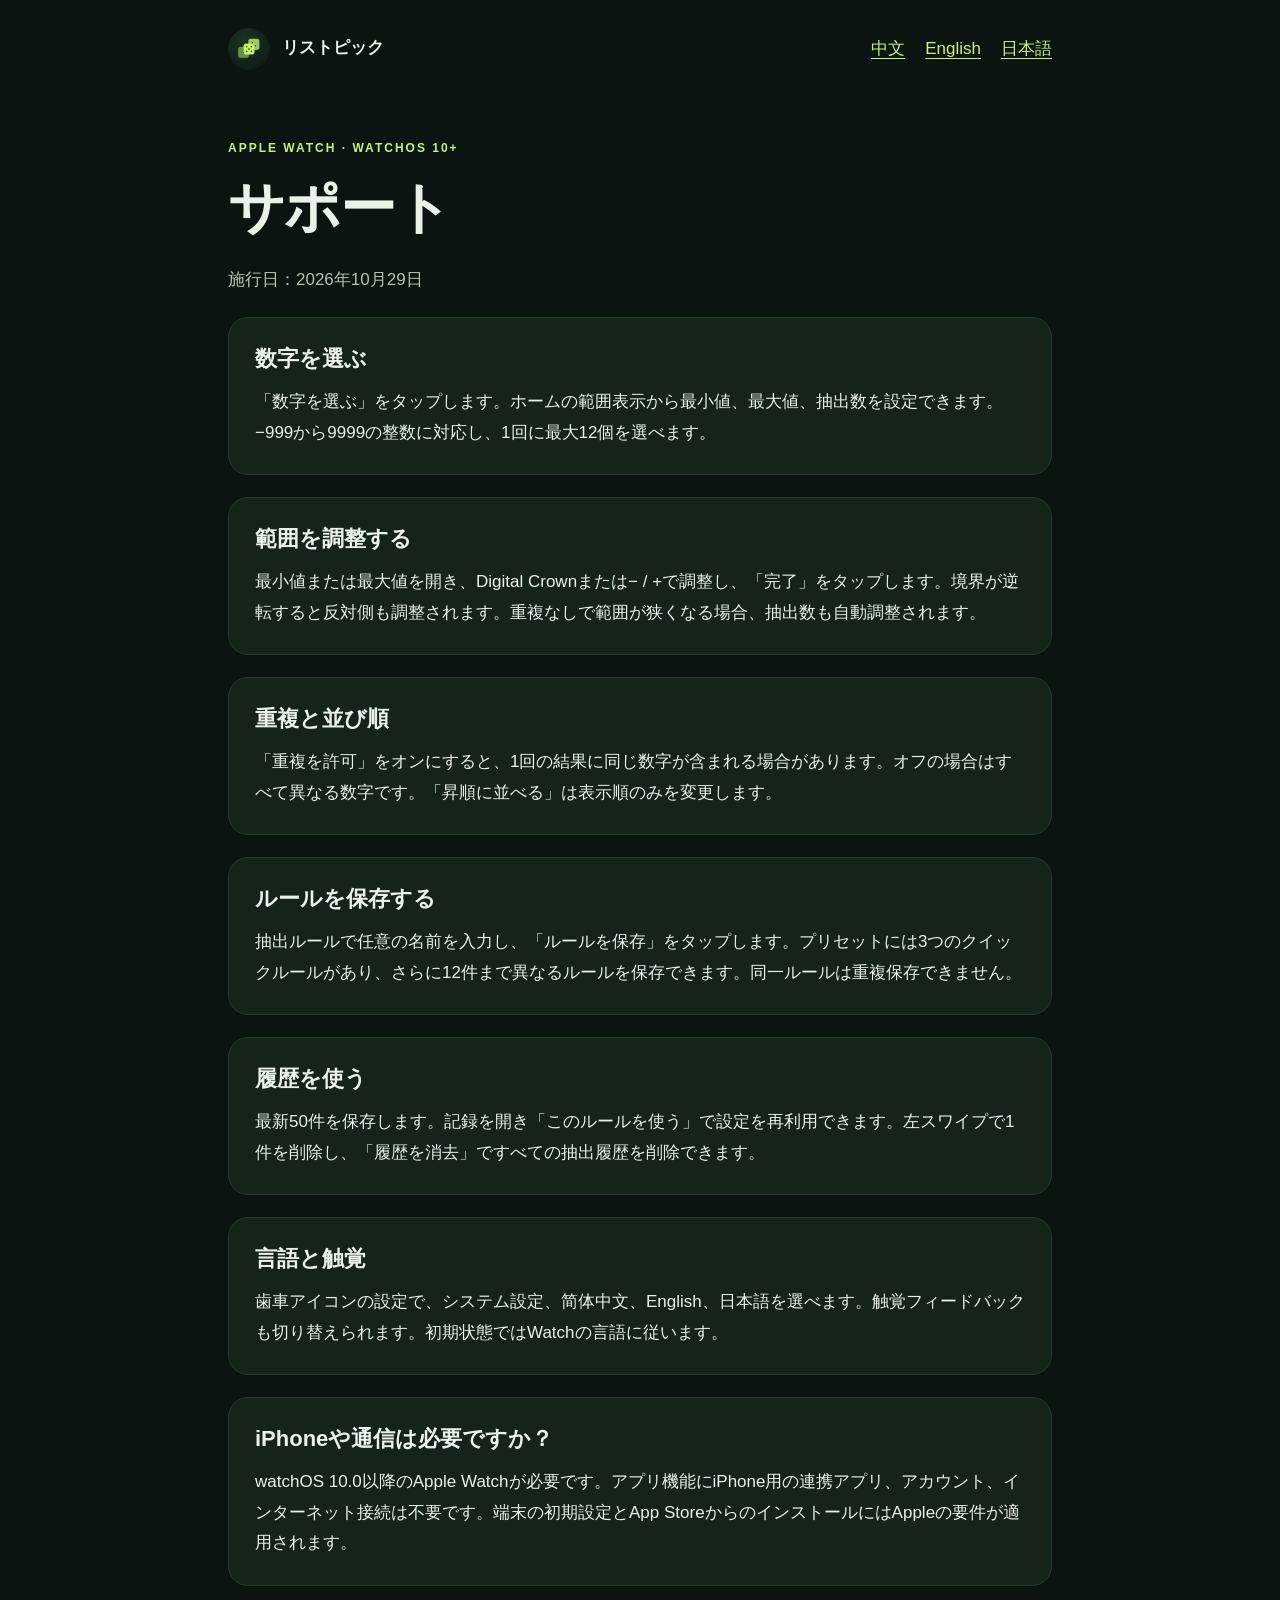
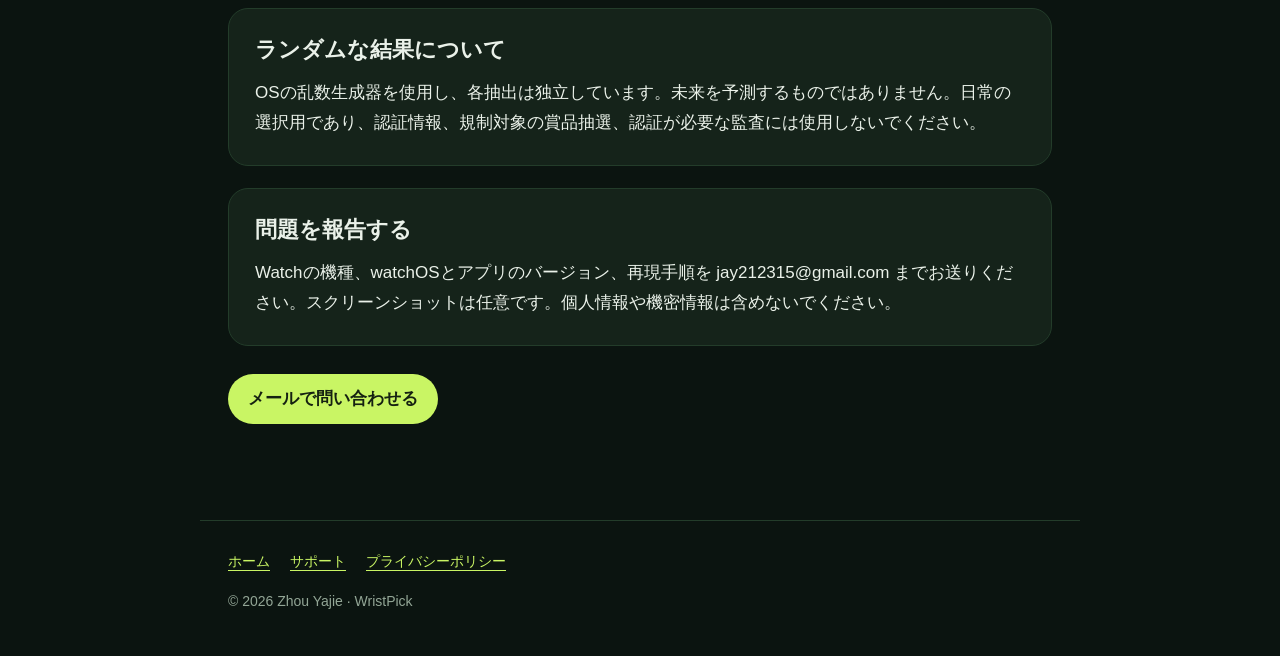
<file: ja/support.html>
<!doctype html><html lang="ja"><head><meta charset="utf-8"><meta name="viewport" content="width=device-width,initial-scale=1"><meta name="description" content="手首でタップして数字を選ぶ。日常の決定、授業、遊びのための、Apple Watch専用アプリです。"><meta name="theme-color" content="#0b1410"><title>サポート · リストピック</title><link rel="icon" href="../icon.png"><link rel="stylesheet" href="../style.css"></head><body><header><a class="brand" href="index.html"><img src="../icon.png" alt="" width="42" height="42">リストピック</a><nav aria-label="Language"><a href="../zh-Hans/support.html" lang="zh-Hans" hreflang="zh-Hans">中文</a><a href="../en/support.html" lang="en" hreflang="en">English</a><a href="../ja/support.html" lang="ja" hreflang="ja">日本語</a></nav></header><main><p class="eyebrow">APPLE WATCH · WATCHOS 10+</p><h1>サポート</h1><p class="intro">施行日：2026年10月29日</p><section><h2>数字を選ぶ</h2><p>「数字を選ぶ」をタップします。ホームの範囲表示から最小値、最大値、抽出数を設定できます。−999から9999の整数に対応し、1回に最大12個を選べます。</p></section><section><h2>範囲を調整する</h2><p>最小値または最大値を開き、Digital Crownまたは− / +で調整し、「完了」をタップします。境界が逆転すると反対側も調整されます。重複なしで範囲が狭くなる場合、抽出数も自動調整されます。</p></section><section><h2>重複と並び順</h2><p>「重複を許可」をオンにすると、1回の結果に同じ数字が含まれる場合があります。オフの場合はすべて異なる数字です。「昇順に並べる」は表示順のみを変更します。</p></section><section><h2>ルールを保存する</h2><p>抽出ルールで任意の名前を入力し、「ルールを保存」をタップします。プリセットには3つのクイックルールがあり、さらに12件まで異なるルールを保存できます。同一ルールは重複保存できません。</p></section><section><h2>履歴を使う</h2><p>最新50件を保存します。記録を開き「このルールを使う」で設定を再利用できます。左スワイプで1件を削除し、「履歴を消去」ですべての抽出履歴を削除できます。</p></section><section><h2>言語と触覚</h2><p>歯車アイコンの設定で、システム設定、简体中文、English、日本語を選べます。触覚フィードバックも切り替えられます。初期状態ではWatchの言語に従います。</p></section><section><h2>iPhoneや通信は必要ですか？</h2><p>watchOS 10.0以降のApple Watchが必要です。アプリ機能にiPhone用の連携アプリ、アカウント、インターネット接続は不要です。端末の初期設定とApp StoreからのインストールにはAppleの要件が適用されます。</p></section><section><h2>ランダムな結果について</h2><p>OSの乱数生成器を使用し、各抽出は独立しています。未来を予測するものではありません。日常の選択用であり、認証情報、規制対象の賞品抽選、認証が必要な監査には使用しないでください。</p></section><section><h2>問題を報告する</h2><p>Watchの機種、watchOSとアプリのバージョン、再現手順を jay212315@gmail.com までお送りください。スクリーンショットは任意です。個人情報や機密情報は含めないでください。</p></section><div class="actions"><a class="button" href="mailto:jay212315@gmail.com">メールで問い合わせる</a></div></main><footer><nav><a href="index.html">ホーム</a><a href="support.html">サポート</a><a href="privacy.html">プライバシーポリシー</a></nav><p>© 2026 Zhou Yajie · WristPick</p></footer></body></html>
</file>
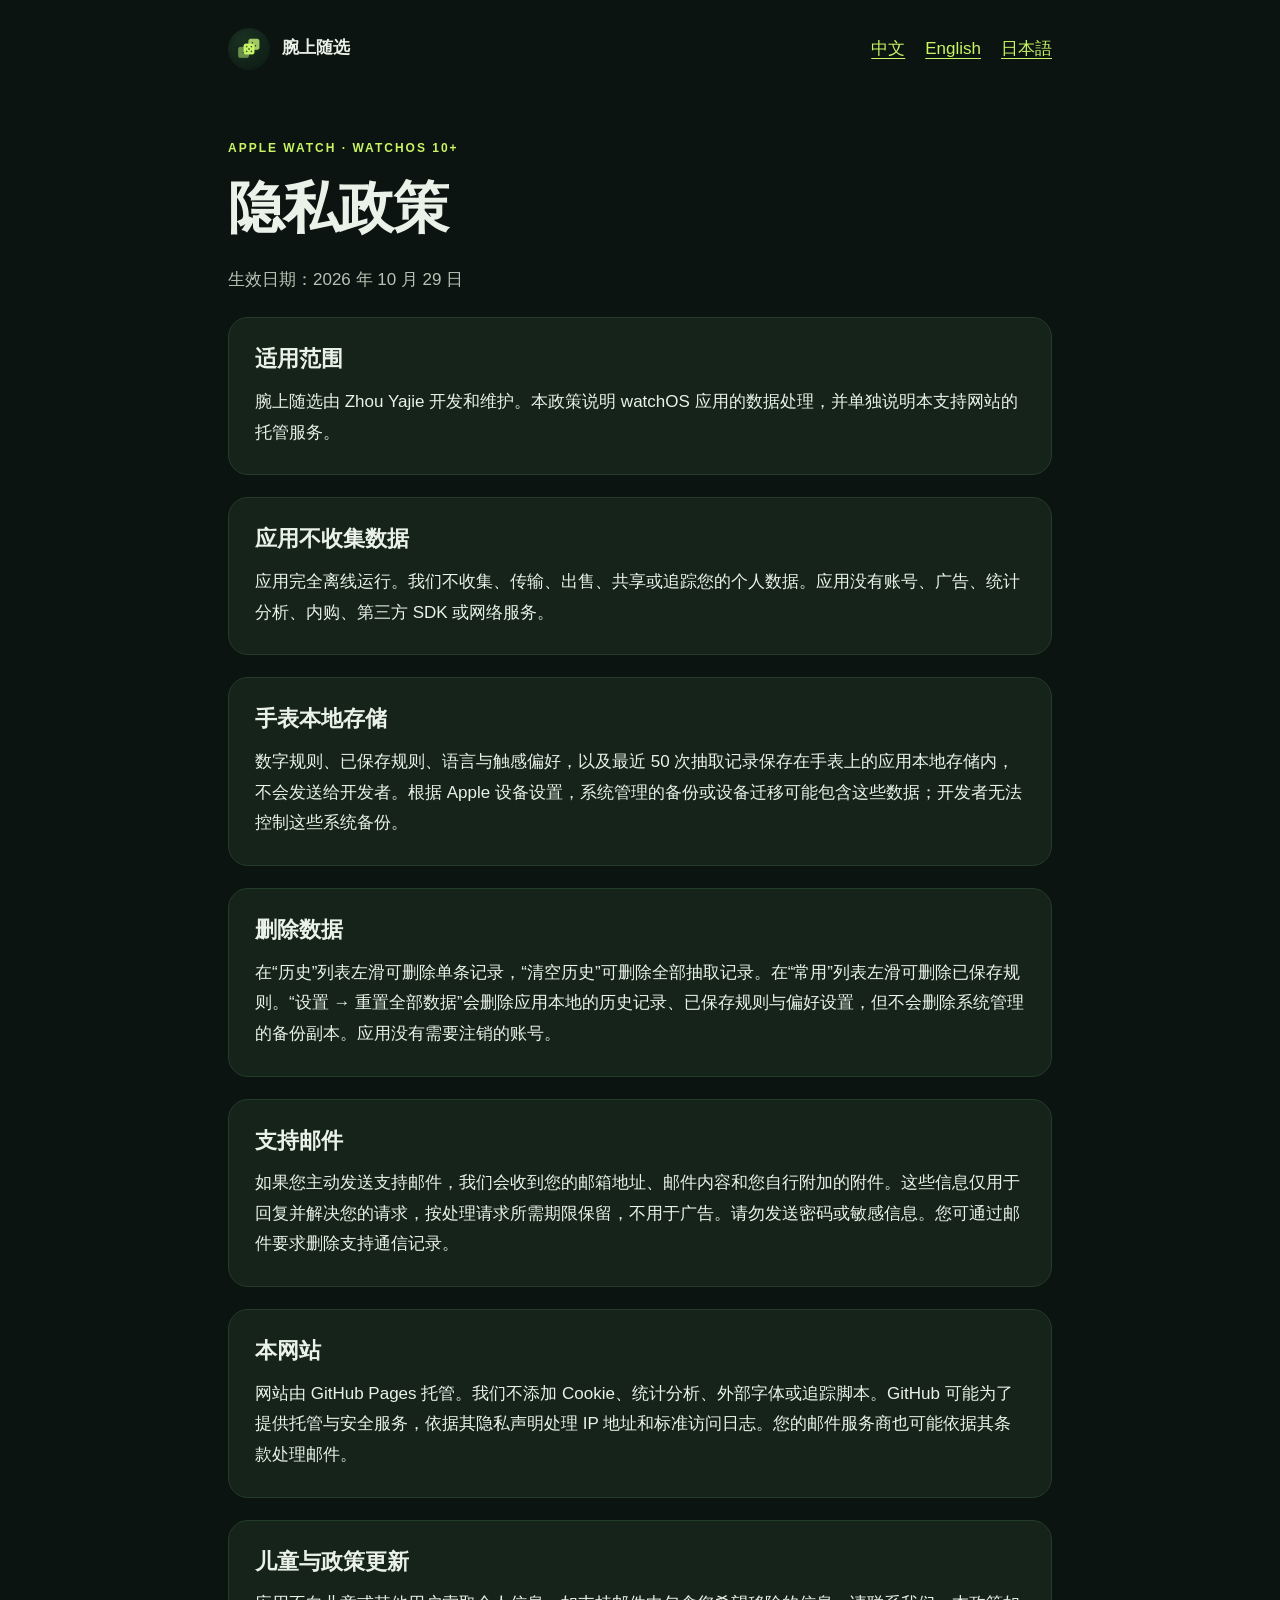
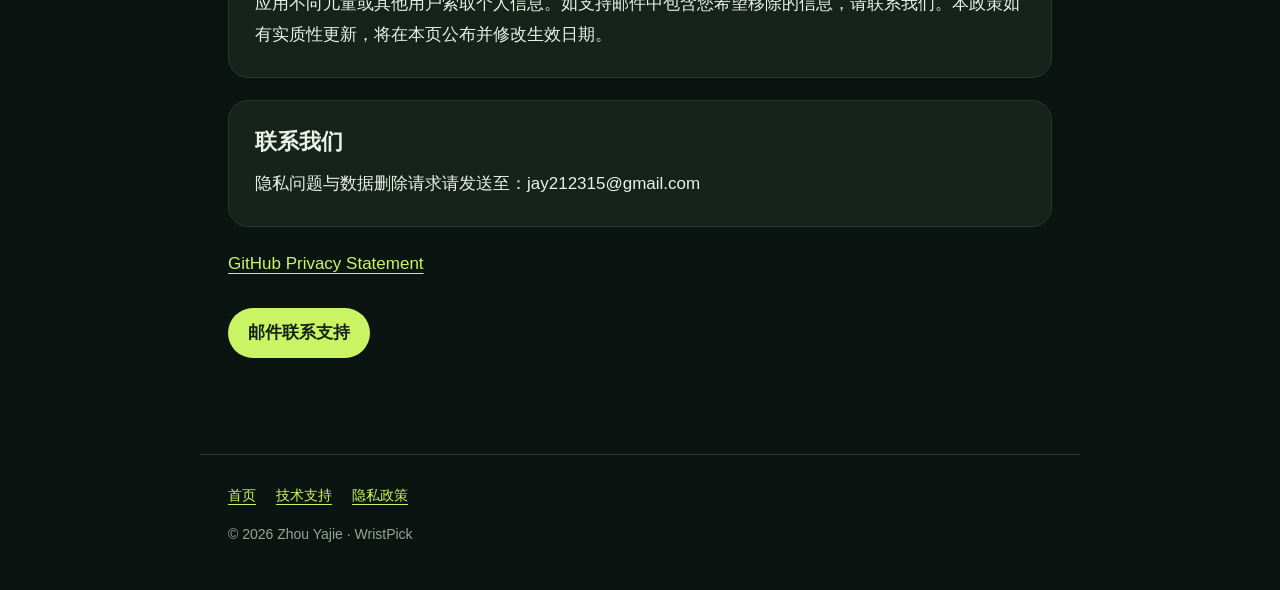
<file: zh-Hans/privacy.html>
<!doctype html><html lang="zh-Hans"><head><meta charset="utf-8"><meta name="viewport" content="width=device-width,initial-scale=1"><meta name="description" content="抬腕，轻点，随机选数。专为 Apple Watch 设计，用于日常决定、课堂活动和游戏的独立应用。"><meta name="theme-color" content="#0b1410"><title>隐私政策 · 腕上随选</title><link rel="icon" href="../icon.png"><link rel="stylesheet" href="../style.css"></head><body><header><a class="brand" href="index.html"><img src="../icon.png" alt="" width="42" height="42">腕上随选</a><nav aria-label="Language"><a href="../zh-Hans/privacy.html" lang="zh-Hans" hreflang="zh-Hans">中文</a><a href="../en/privacy.html" lang="en" hreflang="en">English</a><a href="../ja/privacy.html" lang="ja" hreflang="ja">日本語</a></nav></header><main><p class="eyebrow">APPLE WATCH · WATCHOS 10+</p><h1>隐私政策</h1><p class="intro">生效日期：2026 年 10 月 29 日</p><section><h2>适用范围</h2><p>腕上随选由 Zhou Yajie 开发和维护。本政策说明 watchOS 应用的数据处理，并单独说明本支持网站的托管服务。</p></section><section><h2>应用不收集数据</h2><p>应用完全离线运行。我们不收集、传输、出售、共享或追踪您的个人数据。应用没有账号、广告、统计分析、内购、第三方 SDK 或网络服务。</p></section><section><h2>手表本地存储</h2><p>数字规则、已保存规则、语言与触感偏好，以及最近 50 次抽取记录保存在手表上的应用本地存储内，不会发送给开发者。根据 Apple 设备设置，系统管理的备份或设备迁移可能包含这些数据；开发者无法控制这些系统备份。</p></section><section><h2>删除数据</h2><p>在“历史”列表左滑可删除单条记录，“清空历史”可删除全部抽取记录。在“常用”列表左滑可删除已保存规则。“设置 → 重置全部数据”会删除应用本地的历史记录、已保存规则与偏好设置，但不会删除系统管理的备份副本。应用没有需要注销的账号。</p></section><section><h2>支持邮件</h2><p>如果您主动发送支持邮件，我们会收到您的邮箱地址、邮件内容和您自行附加的附件。这些信息仅用于回复并解决您的请求，按处理请求所需期限保留，不用于广告。请勿发送密码或敏感信息。您可通过邮件要求删除支持通信记录。</p></section><section><h2>本网站</h2><p>网站由 GitHub Pages 托管。我们不添加 Cookie、统计分析、外部字体或追踪脚本。GitHub 可能为了提供托管与安全服务，依据其隐私声明处理 IP 地址和标准访问日志。您的邮件服务商也可能依据其条款处理邮件。</p></section><section><h2>儿童与政策更新</h2><p>应用不向儿童或其他用户索取个人信息。如支持邮件中包含您希望移除的信息，请联系我们。本政策如有实质性更新，将在本页公布并修改生效日期。</p></section><section><h2>联系我们</h2><p>隐私问题与数据删除请求请发送至：jay212315@gmail.com</p></section><p><a href="https://docs.github.com/en/site-policy/privacy-policies/github-general-privacy-statement">GitHub Privacy Statement</a></p><div class="actions"><a class="button" href="mailto:jay212315@gmail.com">邮件联系支持</a></div></main><footer><nav><a href="index.html">首页</a><a href="support.html">技术支持</a><a href="privacy.html">隐私政策</a></nav><p>© 2026 Zhou Yajie · WristPick</p></footer></body></html>
</file>
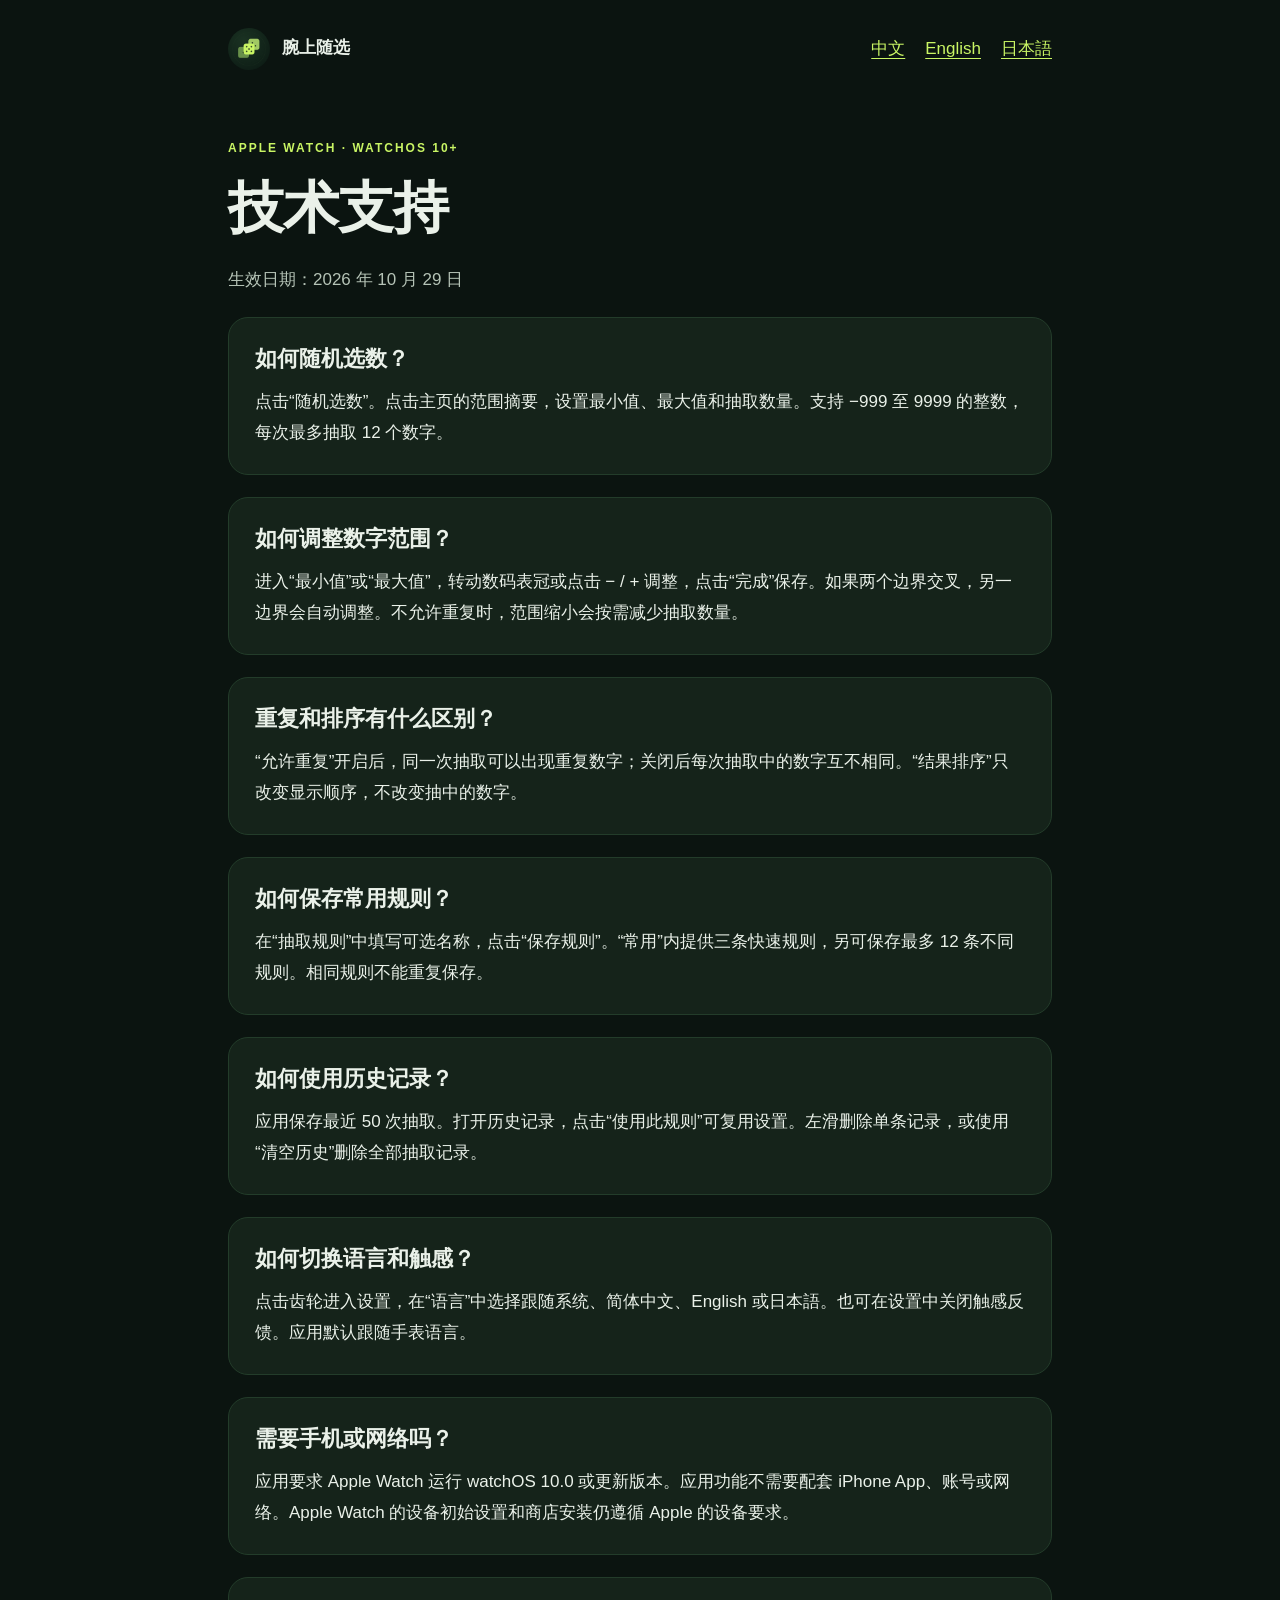
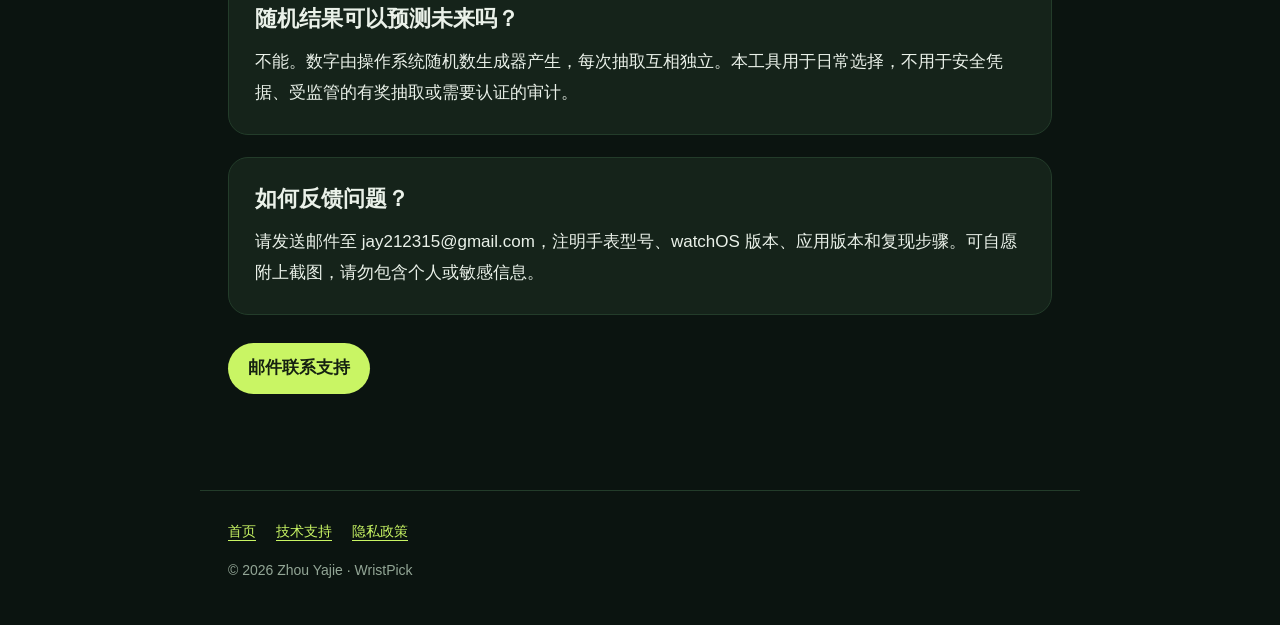
<file: zh-Hans/support.html>
<!doctype html><html lang="zh-Hans"><head><meta charset="utf-8"><meta name="viewport" content="width=device-width,initial-scale=1"><meta name="description" content="抬腕，轻点，随机选数。专为 Apple Watch 设计，用于日常决定、课堂活动和游戏的独立应用。"><meta name="theme-color" content="#0b1410"><title>技术支持 · 腕上随选</title><link rel="icon" href="../icon.png"><link rel="stylesheet" href="../style.css"></head><body><header><a class="brand" href="index.html"><img src="../icon.png" alt="" width="42" height="42">腕上随选</a><nav aria-label="Language"><a href="../zh-Hans/support.html" lang="zh-Hans" hreflang="zh-Hans">中文</a><a href="../en/support.html" lang="en" hreflang="en">English</a><a href="../ja/support.html" lang="ja" hreflang="ja">日本語</a></nav></header><main><p class="eyebrow">APPLE WATCH · WATCHOS 10+</p><h1>技术支持</h1><p class="intro">生效日期：2026 年 10 月 29 日</p><section><h2>如何随机选数？</h2><p>点击“随机选数”。点击主页的范围摘要，设置最小值、最大值和抽取数量。支持 −999 至 9999 的整数，每次最多抽取 12 个数字。</p></section><section><h2>如何调整数字范围？</h2><p>进入“最小值”或“最大值”，转动数码表冠或点击 − / + 调整，点击“完成”保存。如果两个边界交叉，另一边界会自动调整。不允许重复时，范围缩小会按需减少抽取数量。</p></section><section><h2>重复和排序有什么区别？</h2><p>“允许重复”开启后，同一次抽取可以出现重复数字；关闭后每次抽取中的数字互不相同。“结果排序”只改变显示顺序，不改变抽中的数字。</p></section><section><h2>如何保存常用规则？</h2><p>在“抽取规则”中填写可选名称，点击“保存规则”。“常用”内提供三条快速规则，另可保存最多 12 条不同规则。相同规则不能重复保存。</p></section><section><h2>如何使用历史记录？</h2><p>应用保存最近 50 次抽取。打开历史记录，点击“使用此规则”可复用设置。左滑删除单条记录，或使用“清空历史”删除全部抽取记录。</p></section><section><h2>如何切换语言和触感？</h2><p>点击齿轮进入设置，在“语言”中选择跟随系统、简体中文、English 或日本語。也可在设置中关闭触感反馈。应用默认跟随手表语言。</p></section><section><h2>需要手机或网络吗？</h2><p>应用要求 Apple Watch 运行 watchOS 10.0 或更新版本。应用功能不需要配套 iPhone App、账号或网络。Apple Watch 的设备初始设置和商店安装仍遵循 Apple 的设备要求。</p></section><section><h2>随机结果可以预测未来吗？</h2><p>不能。数字由操作系统随机数生成器产生，每次抽取互相独立。本工具用于日常选择，不用于安全凭据、受监管的有奖抽取或需要认证的审计。</p></section><section><h2>如何反馈问题？</h2><p>请发送邮件至 jay212315@gmail.com，注明手表型号、watchOS 版本、应用版本和复现步骤。可自愿附上截图，请勿包含个人或敏感信息。</p></section><div class="actions"><a class="button" href="mailto:jay212315@gmail.com">邮件联系支持</a></div></main><footer><nav><a href="index.html">首页</a><a href="support.html">技术支持</a><a href="privacy.html">隐私政策</a></nav><p>© 2026 Zhou Yajie · WristPick</p></footer></body></html>
</file>
<file: style.css>
*{box-sizing:border-box}body{margin:0;background:#0b1410;color:#eaf1e9;font:17px/1.8 -apple-system,BlinkMacSystemFont,"Segoe UI",sans-serif}a{color:#c9f564;text-underline-offset:4px}a:hover{color:white}a:focus-visible{outline:2px solid #c9f564;outline-offset:6px}header,main,footer{max-width:880px;margin:auto;padding:28px}header{display:flex;align-items:center;justify-content:space-between;gap:20px;flex-wrap:wrap}nav{display:flex;gap:20px;flex-wrap:wrap}header img{width:42px;height:42px;border-radius:50%;vertical-align:middle;margin-right:12px}.brand{font-weight:700;color:#eaf1e9;text-decoration:none}h1{font-size:clamp(32px,6vw,56px);line-height:1.2;letter-spacing:-1px;margin:14px 0 24px}h2{font-size:22px;line-height:1.4;margin:0 0 12px}.eyebrow{color:#c9f564;letter-spacing:2px;font-size:12px;font-weight:700}.intro{color:#b5c3b6;max-width:650px}section{margin:22px 0;padding:26px;background:#15231a;border:1px solid #233c2a;border-radius:20px}section p{margin:0}.hero{padding:36px 0}.actions{display:flex;gap:16px;flex-wrap:wrap;margin:28px 0}.button{background:#c9f564;color:#152111;padding:10px 20px;border-radius:28px;font-weight:600;text-decoration:none}.button:hover{background:white;color:#152111}.secondary{background:#203424;color:#eaf1e9}footer{border-top:1px solid #233c2a;color:#93a696;font-size:14px;margin-top:40px}small{color:#93a696}address{font-style:normal;overflow-wrap:anywhere}@media(max-width:500px){header,main,footer{padding:20px}section{padding:20px}nav{gap:14px;font-size:14px}}
</file>
